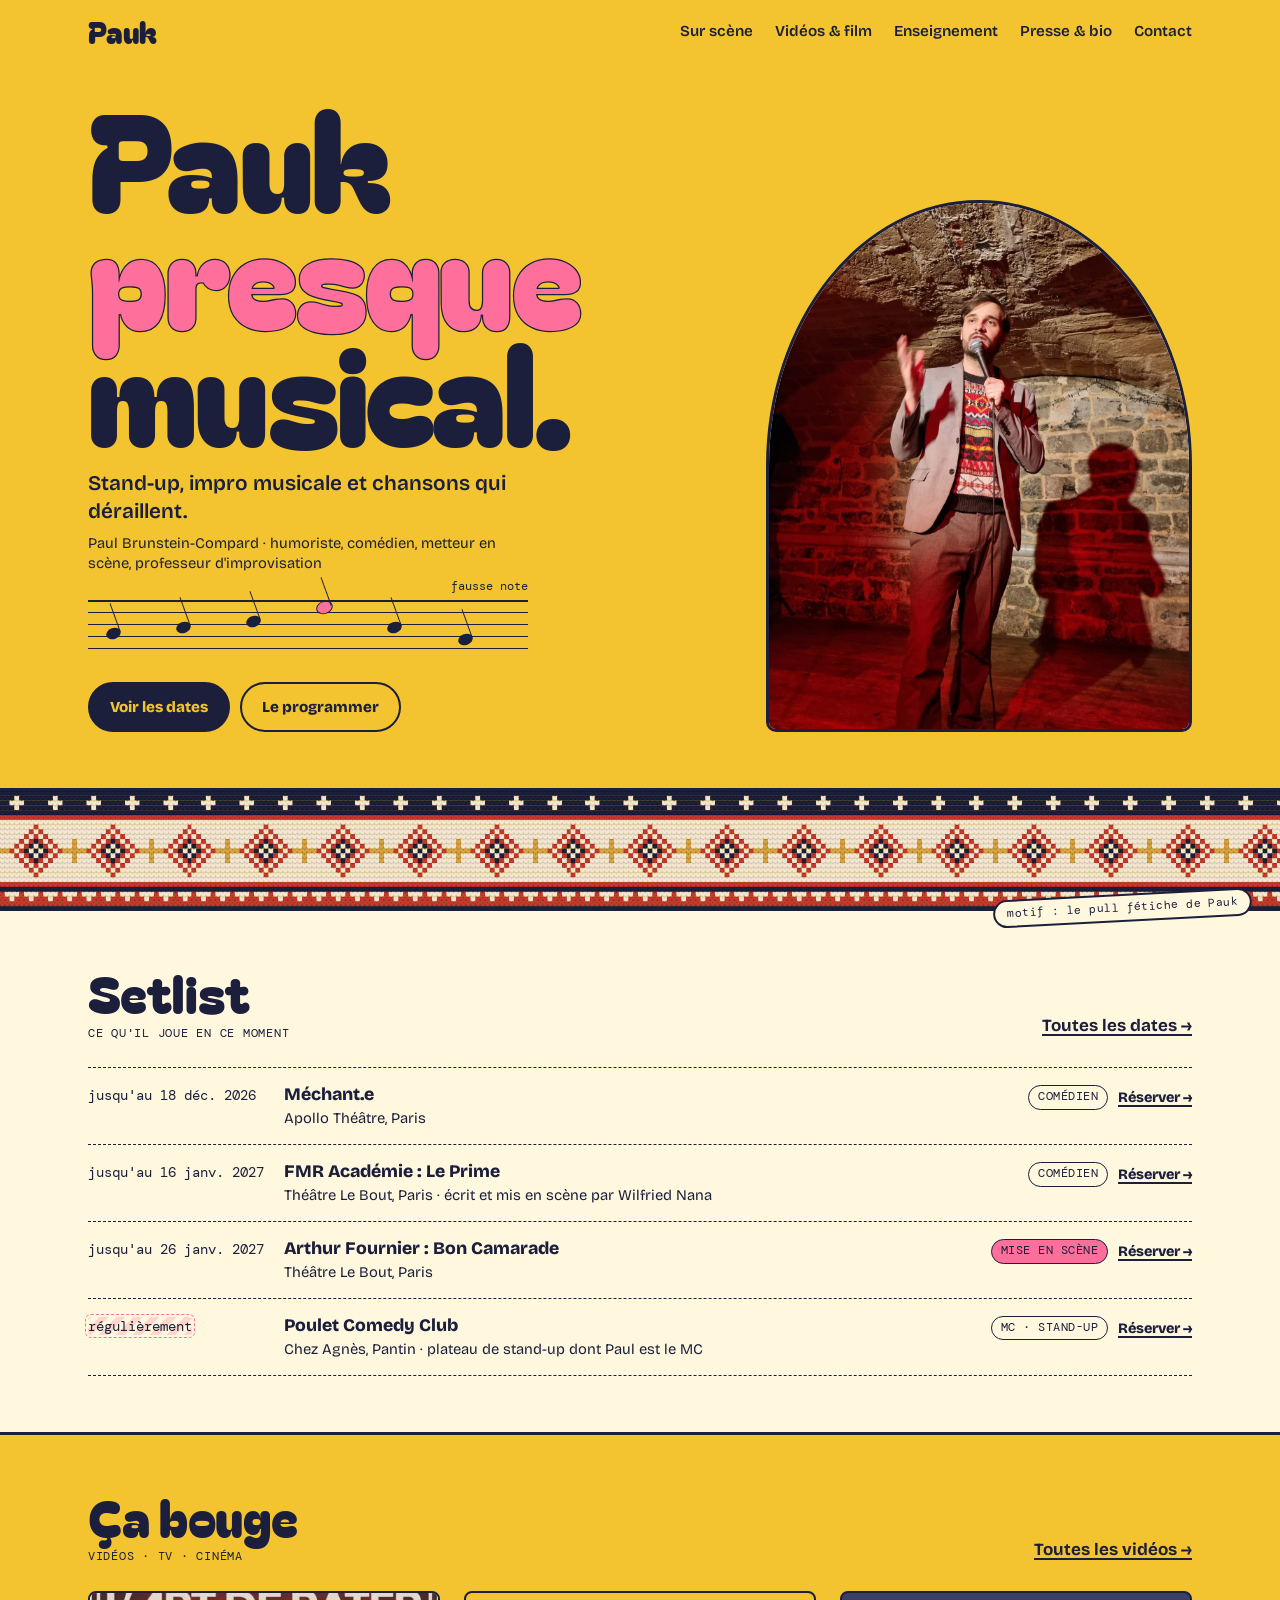
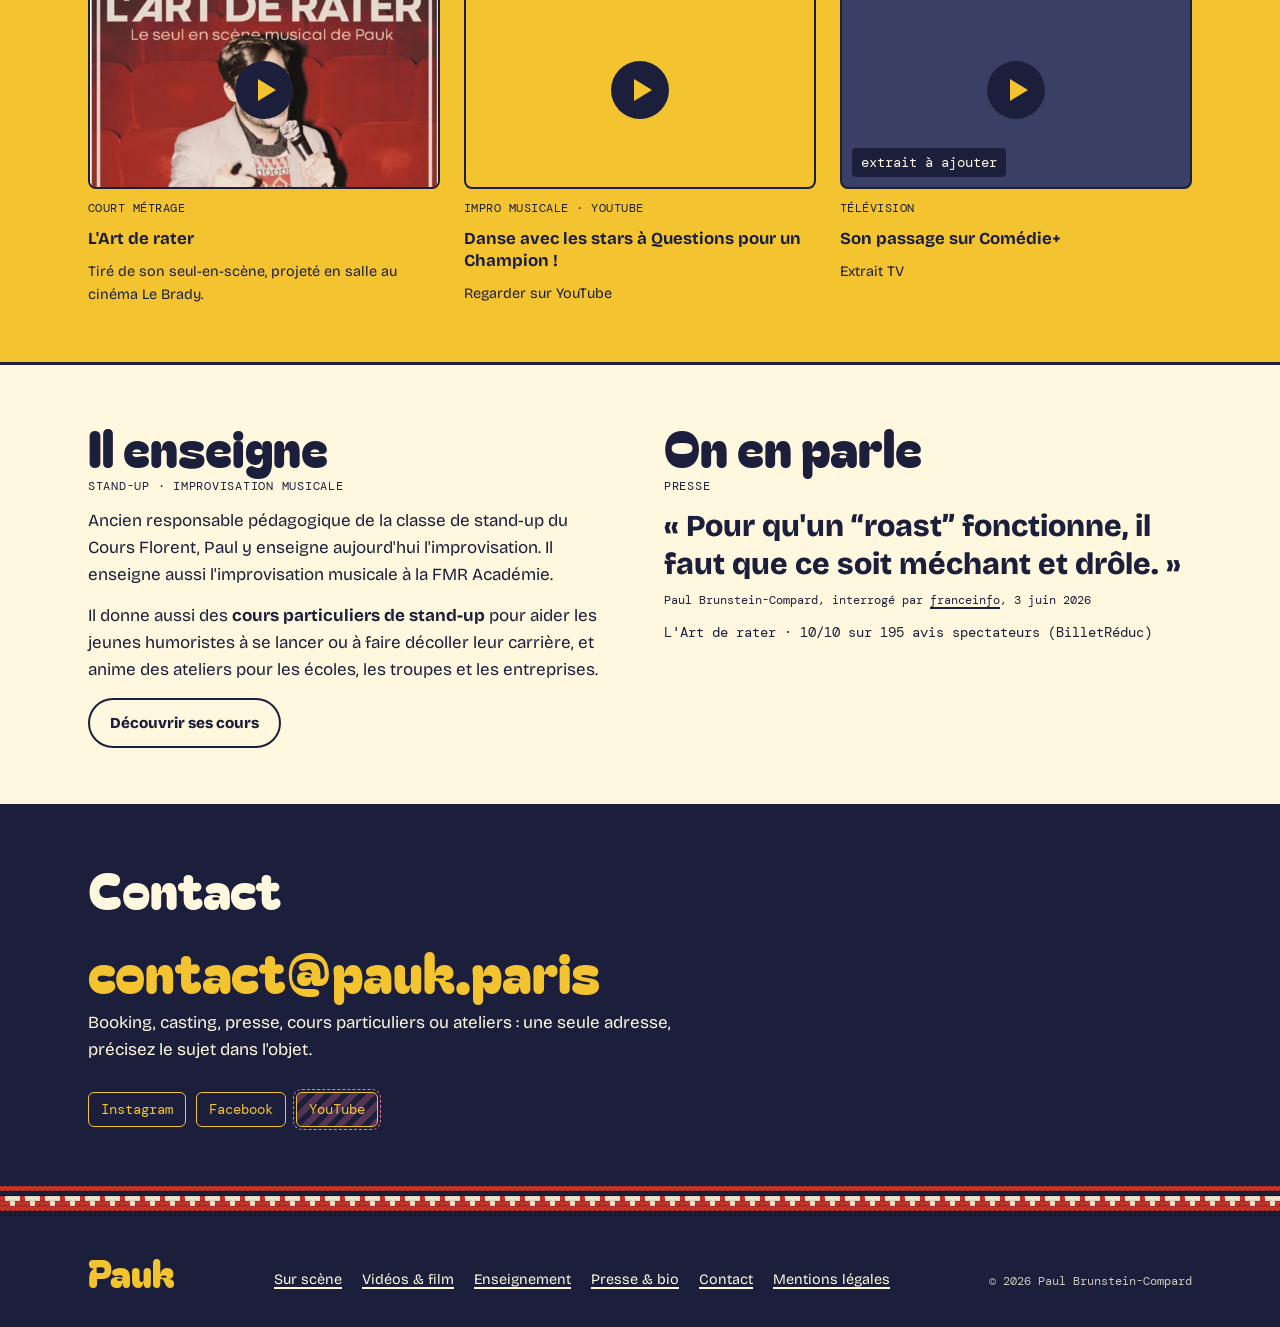
<file: index.html>
<!doctype html>
<html lang="fr">
<head>
<meta charset="utf-8">
<meta name="viewport" content="width=device-width, initial-scale=1, viewport-fit=cover">
<title>Pauk · Paul Brunstein-Compard</title>
<meta name="description" content="Pauk (Paul Brunstein-Compard), humoriste : stand-up, improvisation musicale, comédie. Dates, vidéos, cours et contact.">
<meta property="og:title" content="Pauk · humoriste presque musical">
<meta property="og:description" content="Stand-up, impro musicale et chansons qui déraillent. Dates, vidéos, cours et contact.">
<meta property="og:type" content="website">
<meta property="og:url" content="https://pauk.paris/">
<link rel="canonical" href="https://pauk.paris/">
<meta property="og:locale" content="fr_FR">
<link rel="icon" href="data:image/svg+xml,%3Csvg xmlns='http://www.w3.org/2000/svg' viewBox='0 0 64 64'%3E%3Crect width='64' height='64' rx='14' fill='%23F4C430'/%3E%3Ctext x='32' y='47' font-family='Arial Rounded MT Bold,Arial' font-weight='900' font-size='42' text-anchor='middle' fill='%231B1F3B'%3EP%3C/text%3E%3C/svg%3E">
<link rel="preconnect" href="https://fonts.googleapis.com">
<link rel="preconnect" href="https://fonts.gstatic.com" crossorigin>
<link rel="stylesheet" href="https://fonts.googleapis.com/css2?family=Bagel+Fat+One&family=Bricolage+Grotesque:opsz,wght@12..96,400;12..96,500;12..96,600;12..96,800&family=DM+Mono:wght@400;500&display=swap">
<link rel="stylesheet" href="assets/style.css">
<script>document.documentElement.classList.add('js')</script>
<script type="application/ld+json">
{
  "@context": "https://schema.org",
  "@type": "Person",
  "name": "Paul Brunstein-Compard",
  "alternateName": "Pauk",
  "jobTitle": "Humoriste, comédien, improvisateur",
  "url": "https://pauk.paris/",
  "sameAs": [
    "https://www.instagram.com/paukofficieux/",
    "https://www.facebook.com/PaukOfficieux/"
  ]
}
</script>
</head>
<body>
<a class="skip" href="#main">Aller au contenu</a>

<header class="site-header">
  <div class="inner">
    <a class="logo" href="index.html" aria-label="Pauk, accueil">Pauk</a>
    <button class="nav-toggle" type="button" aria-expanded="false" aria-controls="nav"><span class="bars" aria-hidden="true"></span>Menu</button>
    <nav class="nav" id="nav" aria-label="Navigation principale">
      <ul>
        <li><a href="sur-scene.html">Sur scène</a></li>
        <li><a href="videos.html">Vidéos & film</a></li>
        <li><a href="enseignement.html">Enseignement</a></li>
        <li><a href="presse.html">Presse & bio</a></li>
        <li><a href="contact.html">Contact</a></li>
      </ul>
    </nav>
  </div>
</header>

<main id="main">
  <section class="hero">
    <div class="inner">
      <div>
        <h1>Pauk<br><em>presque</em><br>musical.</h1>
        <p class="tagline">Stand-up, impro musicale et chansons qui déraillent.
          <small>Paul Brunstein-Compard · humoriste, comédien, metteur en scène, professeur d'improvisation</small></p>
        <div class="staff" aria-hidden="true">
          <span>fausse note</span>
          <i style="left:4%;top:28px"></i><i style="left:20%;top:22px"></i><i style="left:36%;top:16px"></i><i class="off" style="left:52%;top:2px"></i><i style="left:68%;top:22px"></i><i style="left:84%;top:34px"></i>
        </div>
        <div class="btns">
          <a class="btn" href="sur-scene.html">Voir les dates</a>
          <a class="btn ghost" href="contact.html">Le programmer</a>
        </div>
      </div>
      <div class="portrait">
        <img src="assets/img/paul-stand-up-pull.jpg" width="1200" height="1600" alt="Paul Brunstein-Compard en stand-up dans une cave voûtée, micro à la main, en veste et pull jacquard, sous une lumière rouge" style="object-position: 50% 28%">
      </div>
    </div>
  </section>

  <div class="knit"><span class="knit-tag">motif : le pull fétiche de Pauk</span></div>

  <section class="band" aria-labelledby="setlist-title">
    <div class="inner">
      <div class="band-head">
        <h2 class="h2" id="setlist-title">Setlist<span class="kicker">Ce qu'il joue en ce moment</span></h2>
        <a class="more" href="sur-scene.html">Toutes les dates →</a>
      </div>
      <ul class="setlist">
        <li data-end="2026-12-18">
          <span class="when">jusqu'au 18 déc. 2026</span>
          <span class="what">Méchant.e<small>Apollo Théâtre, Paris</small></span>
          <span class="side"><span class="tag">Comédien</span><a class="go" href="https://www.offi.fr/artiste/paul-brunstein-compard-271217.html" target="_blank" rel="noopener">Réserver →</a></span>
        </li>
        <li data-end="2027-01-16">
          <span class="when">jusqu'au 16 janv. 2027</span>
          <span class="what">FMR Académie : Le Prime<small>Théâtre Le Bout, Paris · écrit et mis en scène par Wilfried Nana</small></span>
          <span class="side"><span class="tag">Comédien</span><a class="go" href="https://www.offi.fr/artiste/paul-brunstein-compard-271217.html" target="_blank" rel="noopener">Réserver →</a></span>
        </li>
        <li data-end="2027-01-26">
          <span class="when">jusqu'au 26 janv. 2027</span>
          <span class="what">Arthur Fournier : Bon Camarade<small>Théâtre Le Bout, Paris</small></span>
          <span class="side"><span class="tag pink">Mise en scène</span><a class="go" href="https://www.offi.fr/artiste/paul-brunstein-compard-271217.html" target="_blank" rel="noopener">Réserver →</a></span>
        </li>
        <li>
          <span class="when"><span class="todo">régulièrement</span></span>
          <span class="what">Poulet Comedy Club<small>Chez Agnès, Pantin · plateau de stand-up dont Paul est le MC</small></span>
          <span class="side"><span class="tag">MC · Stand-up</span><a class="go" href="https://www.billetreduc.com/artiste/pauk" target="_blank" rel="noopener">Réserver →</a></span>
        </li>
      </ul>
      <p class="setlist-empty" hidden>Pas de date annoncée pour le moment. Suivez <a href="https://www.instagram.com/paukofficieux/" target="_blank" rel="noopener">@paukofficieux</a> pour les prochaines.</p>
    </div>
  </section>

  <section class="band yellow" aria-labelledby="videos-title">
    <div class="inner">
      <div class="band-head">
        <h2 class="h2" id="videos-title">Ça bouge<span class="kicker">Vidéos · TV · cinéma</span></h2>
        <a class="more" href="videos.html">Toutes les vidéos →</a>
      </div>
      <div class="cards">
        <a class="card" href="videos.html#art-de-rater">
          <div class="thumb pink"><img src="assets/img/affiche-art-de-rater.jpg" alt="" style="object-position: 50% 8%"><span class="play" aria-hidden="true"></span></div>
          <span class="meta">Court métrage</span>
          <b>L'Art de rater</b>
          <span>Tiré de son seul-en-scène, projeté en salle au cinéma Le Brady.</span>
        </a>
        <a class="card" href="https://www.youtube.com/watch?v=7jqj4Zokbw4" target="_blank" rel="noopener">
          <div class="thumb"><span class="play" aria-hidden="true"></span></div>
          <span class="meta">Impro musicale · YouTube</span>
          <b>Danse avec les stars à Questions pour un Champion !</b>
          <span>Regarder sur YouTube</span>
        </a>
        <a class="card" href="videos.html#tv">
          <div class="thumb ink"><span class="play" aria-hidden="true"></span><span class="ph-label">extrait à ajouter</span></div>
          <span class="meta">Télévision</span>
          <b>Son passage sur Comédie+</b>
          <span>Extrait TV</span>
        </a>
      </div>
    </div>
  </section>

  <section class="band" aria-label="Enseignement et presse">
    <div class="inner">
      <div class="split">
        <div>
          <h2 class="h2">Il enseigne<span class="kicker">Stand-up · improvisation musicale</span></h2>
          <p>Ancien responsable pédagogique de la classe de stand-up du Cours Florent, Paul y enseigne aujourd'hui l'improvisation. Il enseigne aussi l'improvisation musicale à la FMR Académie.</p>
          <p>Il donne aussi des <strong>cours particuliers de stand-up</strong> pour aider les jeunes humoristes à se lancer ou à faire décoller leur carrière, et anime des ateliers pour les écoles, les troupes et les entreprises.</p>
          <div class="btns"><a class="btn ghost" href="enseignement.html">Découvrir ses cours</a></div>
        </div>
        <div>
          <h2 class="h2">On en parle<span class="kicker">Presse</span></h2>
          <p class="quote">« Pour qu'un “roast” fonctionne, il faut que ce soit méchant et drôle. »
            <cite>Paul Brunstein-Compard, interrogé par <a href="https://www.franceinfo.fr/culture/spectacles/humour/il-faut-que-ce-soit-drole-et-mechant-c-est-quoi-le-roast-cette-pratique-americaine-du-clash-au-c-ur-d-une-nouvelle-emission-sur-netflix_8037224.html" target="_blank" rel="noopener">franceinfo</a>, 3 juin 2026</cite></p>
          <p class="stars">L'Art de rater · 10/10 sur 195 avis spectateurs (BilletRéduc)</p>
        </div>
      </div>
    </div>
  </section>

  <section class="band ink on-ink" aria-labelledby="contact-title">
    <div class="inner">
      <h2 class="h2" id="contact-title">Contact</h2>
      <div class="contact-one">
        <a class="mail-big" href="mailto:contact@pauk.paris">contact@pauk.paris</a>
        <p>Booking, casting, presse, cours particuliers ou ateliers : une seule adresse, précisez le sujet dans l'objet.</p>
      </div>
      <ul class="socials">
        <li><a href="https://www.instagram.com/paukofficieux/" target="_blank" rel="noopener">Instagram</a></li>
        <li><a href="https://www.facebook.com/PaukOfficieux/" target="_blank" rel="noopener">Facebook</a></li>
        <li><a class="todo" href="https://www.youtube.com/" target="_blank" rel="noopener">YouTube</a></li>
      </ul>
    </div>
  </section>
</main>

<footer class="site-footer">
  <div class="lisere" aria-hidden="true"></div>
  <div class="inner">
    <a class="logo" href="index.html">Pauk</a>
    <ul>
      <li><a href="sur-scene.html">Sur scène</a></li>
      <li><a href="videos.html">Vidéos & film</a></li>
      <li><a href="enseignement.html">Enseignement</a></li>
      <li><a href="presse.html">Presse & bio</a></li>
      <li><a href="contact.html">Contact</a></li>
      <li><a href="mentions-legales.html">Mentions légales</a></li>
    </ul>
    <small>© 2026 Paul Brunstein-Compard</small>
  </div>
</footer>
<script src="assets/site.js"></script>
</body>
</html>
</file>
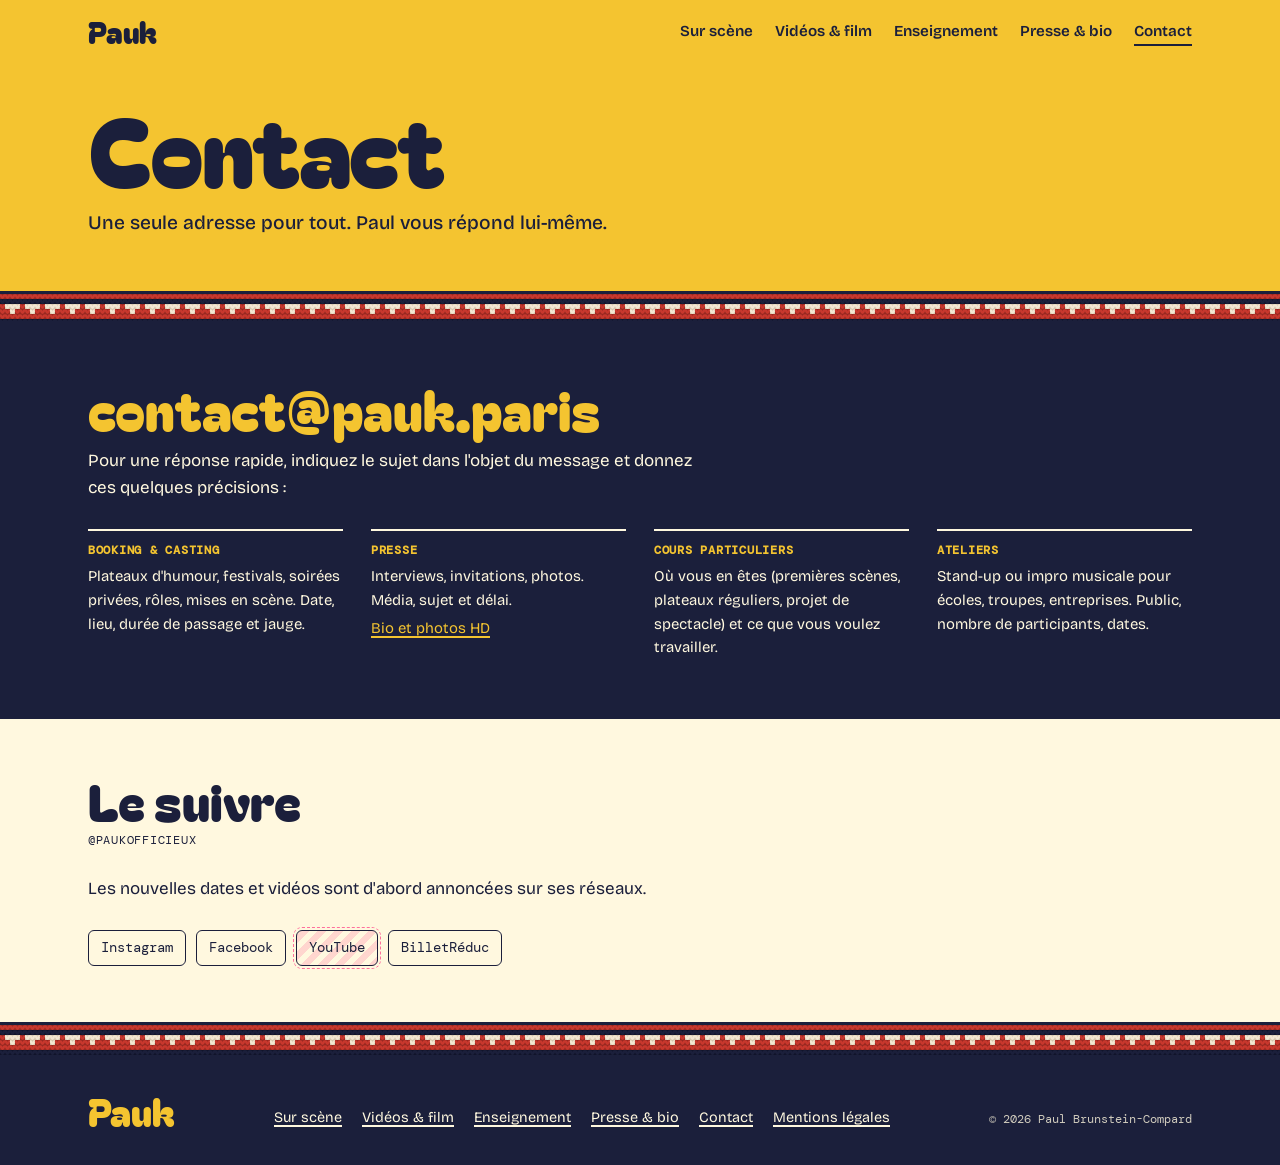
<file: contact.html>
<!doctype html>
<html lang="fr">
<head>
<meta charset="utf-8">
<meta name="viewport" content="width=device-width, initial-scale=1, viewport-fit=cover">
<title>Contact · Pauk</title>
<meta name="description" content="Contacter Pauk (Paul Brunstein-Compard) : booking, casting, presse, cours particuliers de stand-up et ateliers.">
<link rel="icon" href="data:image/svg+xml,%3Csvg xmlns='http://www.w3.org/2000/svg' viewBox='0 0 64 64'%3E%3Crect width='64' height='64' rx='14' fill='%23F4C430'/%3E%3Ctext x='32' y='47' font-family='Arial Rounded MT Bold,Arial' font-weight='900' font-size='42' text-anchor='middle' fill='%231B1F3B'%3EP%3C/text%3E%3C/svg%3E">
<link rel="preconnect" href="https://fonts.googleapis.com">
<link rel="preconnect" href="https://fonts.gstatic.com" crossorigin>
<link rel="stylesheet" href="https://fonts.googleapis.com/css2?family=Bagel+Fat+One&family=Bricolage+Grotesque:opsz,wght@12..96,400;12..96,500;12..96,600;12..96,800&family=DM+Mono:wght@400;500&display=swap">
<link rel="stylesheet" href="assets/style.css">
<script>document.documentElement.classList.add('js')</script>
</head>
<body>
<a class="skip" href="#main">Aller au contenu</a>

<header class="site-header">
  <div class="inner">
    <a class="logo" href="index.html" aria-label="Pauk, accueil">Pauk</a>
    <button class="nav-toggle" type="button" aria-expanded="false" aria-controls="nav"><span class="bars" aria-hidden="true"></span>Menu</button>
    <nav class="nav" id="nav" aria-label="Navigation principale">
      <ul>
        <li><a href="sur-scene.html">Sur scène</a></li>
        <li><a href="videos.html">Vidéos & film</a></li>
        <li><a href="enseignement.html">Enseignement</a></li>
        <li><a href="presse.html">Presse & bio</a></li>
        <li><a href="contact.html" aria-current="page">Contact</a></li>
      </ul>
    </nav>
  </div>
</header>

<main id="main">
  <section class="page-head">
    <div class="inner">
      <h1>Contact</h1>
      <p>Une seule adresse pour tout. Paul vous répond lui-même.</p>
    </div>
  </section>
  <div class="lisere" aria-hidden="true"></div>

  <section class="band ink on-ink" aria-label="Adresse de contact">
    <div class="inner">
      <div class="contact-one">
        <a class="mail-big" href="mailto:contact@pauk.paris">contact@pauk.paris</a>
        <p>Pour une réponse rapide, indiquez le sujet dans l'objet du message et donnez ces quelques précisions :</p>
      </div>
      <ul class="subjects">
        <li id="booking"><b>Booking & casting</b>Plateaux d'humour, festivals, soirées privées, rôles, mises en scène. Date, lieu, durée de passage et jauge.</li>
        <li id="presse"><b>Presse</b>Interviews, invitations, photos. Média, sujet et délai. <a href="presse.html">Bio et photos HD</a></li>
        <li id="cours"><b>Cours particuliers</b>Où vous en êtes (premières scènes, plateaux réguliers, projet de spectacle) et ce que vous voulez travailler.</li>
        <li id="ateliers"><b>Ateliers</b>Stand-up ou impro musicale pour écoles, troupes, entreprises. Public, nombre de participants, dates.</li>
      </ul>
    </div>
  </section>

  <section class="band" aria-labelledby="suivre-title">
    <div class="inner">
      <div class="band-head">
        <h2 class="h2" id="suivre-title">Le suivre<span class="kicker">@paukofficieux</span></h2>
      </div>
      <p>Les nouvelles dates et vidéos sont d'abord annoncées sur ses réseaux.</p>
      <ul class="socials">
        <li><a href="https://www.instagram.com/paukofficieux/" target="_blank" rel="noopener">Instagram</a></li>
        <li><a href="https://www.facebook.com/PaukOfficieux/" target="_blank" rel="noopener">Facebook</a></li>
        <li><a class="todo" href="https://www.youtube.com/" target="_blank" rel="noopener">YouTube</a></li>
        <li><a href="https://www.billetreduc.com/artiste/pauk" target="_blank" rel="noopener">BilletRéduc</a></li>
      </ul>
    </div>
  </section>
</main>

<footer class="site-footer">
  <div class="lisere" aria-hidden="true"></div>
  <div class="inner">
    <a class="logo" href="index.html">Pauk</a>
    <ul>
      <li><a href="sur-scene.html">Sur scène</a></li>
      <li><a href="videos.html">Vidéos & film</a></li>
      <li><a href="enseignement.html">Enseignement</a></li>
      <li><a href="presse.html">Presse & bio</a></li>
      <li><a href="contact.html">Contact</a></li>
      <li><a href="mentions-legales.html">Mentions légales</a></li>
    </ul>
    <small>© 2026 Paul Brunstein-Compard</small>
  </div>
</footer>
<script src="assets/site.js"></script>
</body>
</html>
</file>
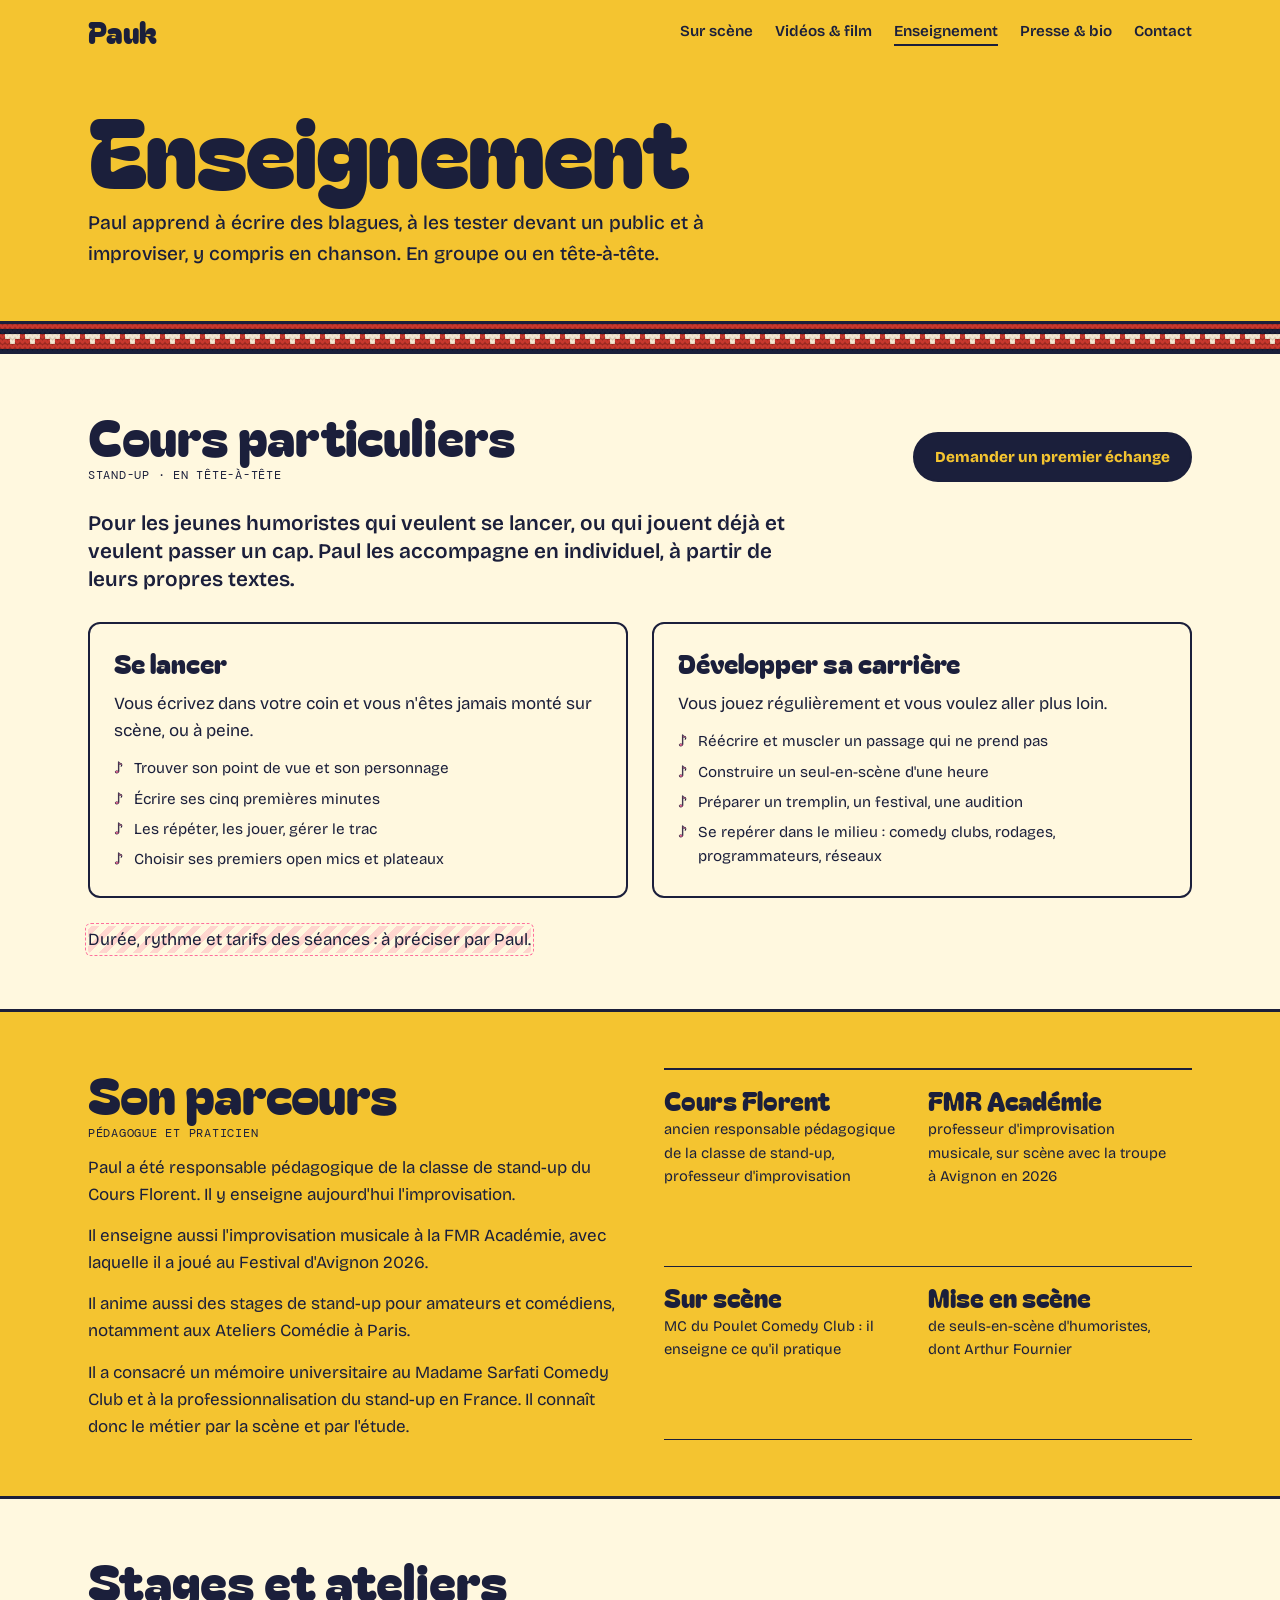
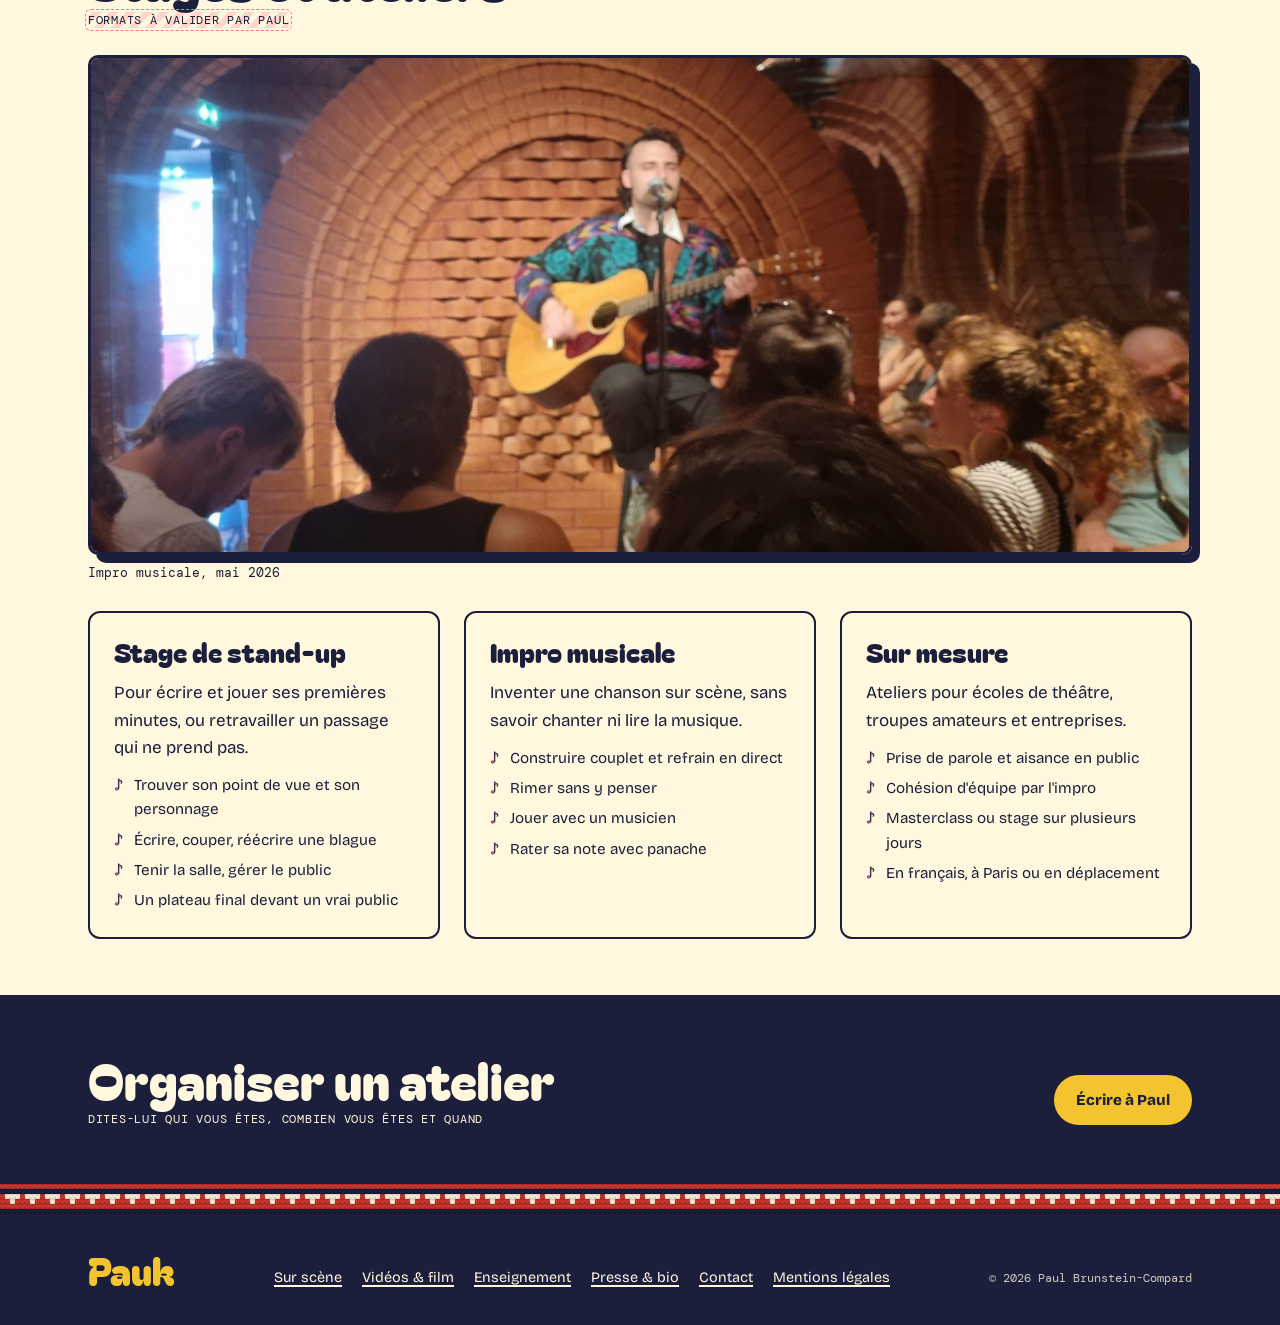
<file: enseignement.html>
<!doctype html>
<html lang="fr">
<head>
<meta charset="utf-8">
<meta name="viewport" content="width=device-width, initial-scale=1, viewport-fit=cover">
<title>Enseignement · Pauk</title>
<meta name="description" content="Cours particuliers de stand-up pour jeunes humoristes, stages et ateliers d'improvisation musicale avec Paul Brunstein-Compard, professeur au Cours Florent.">
<link rel="icon" href="data:image/svg+xml,%3Csvg xmlns='http://www.w3.org/2000/svg' viewBox='0 0 64 64'%3E%3Crect width='64' height='64' rx='14' fill='%23F4C430'/%3E%3Ctext x='32' y='47' font-family='Arial Rounded MT Bold,Arial' font-weight='900' font-size='42' text-anchor='middle' fill='%231B1F3B'%3EP%3C/text%3E%3C/svg%3E">
<link rel="preconnect" href="https://fonts.googleapis.com">
<link rel="preconnect" href="https://fonts.gstatic.com" crossorigin>
<link rel="stylesheet" href="https://fonts.googleapis.com/css2?family=Bagel+Fat+One&family=Bricolage+Grotesque:opsz,wght@12..96,400;12..96,500;12..96,600;12..96,800&family=DM+Mono:wght@400;500&display=swap">
<link rel="stylesheet" href="assets/style.css">
<script>document.documentElement.classList.add('js')</script>
</head>
<body>
<a class="skip" href="#main">Aller au contenu</a>

<header class="site-header">
  <div class="inner">
    <a class="logo" href="index.html" aria-label="Pauk, accueil">Pauk</a>
    <button class="nav-toggle" type="button" aria-expanded="false" aria-controls="nav"><span class="bars" aria-hidden="true"></span>Menu</button>
    <nav class="nav" id="nav" aria-label="Navigation principale">
      <ul>
        <li><a href="sur-scene.html">Sur scène</a></li>
        <li><a href="videos.html">Vidéos & film</a></li>
        <li><a href="enseignement.html" aria-current="page">Enseignement</a></li>
        <li><a href="presse.html">Presse & bio</a></li>
        <li><a href="contact.html">Contact</a></li>
      </ul>
    </nav>
  </div>
</header>

<main id="main">
  <section class="page-head">
    <div class="inner">
      <h1>Enseignement</h1>
      <p>Paul apprend à écrire des blagues, à les tester devant un public et à improviser, y compris en chanson. En groupe ou en tête-à-tête.</p>
    </div>
  </section>
  <div class="lisere" aria-hidden="true"></div>

  <section class="band" id="cours-particuliers" aria-labelledby="perso-title">
    <div class="inner">
      <div class="band-head">
        <h2 class="h2" id="perso-title">Cours particuliers<span class="kicker">Stand-up · en tête-à-tête</span></h2>
        <a class="btn" href="contact.html#cours">Demander un premier échange</a>
      </div>
      <p class="tagline" style="margin-top:0;max-width:52ch">Pour les jeunes humoristes qui veulent se lancer, ou qui jouent déjà et veulent passer un cap. Paul les accompagne en individuel, à partir de leurs propres textes.</p>
      <div class="offers">
        <article class="offer">
          <h3>Se lancer</h3>
          <p>Vous écrivez dans votre coin et vous n'êtes jamais monté sur scène, ou à peine.</p>
          <ul>
            <li>Trouver son point de vue et son personnage</li>
            <li>Écrire ses cinq premières minutes</li>
            <li>Les répéter, les jouer, gérer le trac</li>
            <li>Choisir ses premiers open mics et plateaux</li>
          </ul>
        </article>
        <article class="offer">
          <h3>Développer sa carrière</h3>
          <p>Vous jouez régulièrement et vous voulez aller plus loin.</p>
          <ul>
            <li>Réécrire et muscler un passage qui ne prend pas</li>
            <li>Construire un seul-en-scène d'une heure</li>
            <li>Préparer un tremplin, un festival, une audition</li>
            <li>Se repérer dans le milieu : comedy clubs, rodages, programmateurs, réseaux</li>
          </ul>
        </article>
      </div>
      <p class="todo" style="align-self:flex-start">Durée, rythme et tarifs des séances : à préciser par Paul.</p>
    </div>
  </section>

  <section class="band yellow" aria-labelledby="parcours-title">
    <div class="inner">
      <div class="split">
        <div class="prose">
          <h2 class="h2" id="parcours-title">Son parcours<span class="kicker">Pédagogue et praticien</span></h2>
          <p>Paul a été responsable pédagogique de la classe de stand-up du Cours Florent. Il y enseigne aujourd'hui l'improvisation.</p>
          <p>Il enseigne aussi l'improvisation musicale à la FMR Académie, avec laquelle il a joué au Festival d'Avignon 2026.</p>
          <p>Il anime aussi des stages de stand-up pour amateurs et comédiens, notamment aux Ateliers Comédie à Paris.</p>
          <p>Il a consacré un mémoire universitaire au Madame Sarfati Comedy Club et à la professionnalisation du stand-up en France. Il connaît donc le métier par la scène et par l'étude.</p>
        </div>
        <div class="facts">
          <div><b>Cours Florent</b><span>ancien responsable pédagogique de la classe de stand-up, professeur d'improvisation</span></div>
          <div><b>FMR Académie</b><span>professeur d'improvisation musicale, sur scène avec la troupe à Avignon en 2026</span></div>
          <div><b>Sur scène</b><span>MC du Poulet Comedy Club : il enseigne ce qu'il pratique</span></div>
          <div><b>Mise en scène</b><span>de seuls-en-scène d'humoristes, dont Arthur Fournier</span></div>
        </div>
      </div>
    </div>
  </section>

  <section class="band" aria-labelledby="offres-title">
    <div class="inner">
      <h2 class="h2" id="offres-title">Stages et ateliers<span class="kicker"><span class="todo">Formats à valider par Paul</span></span></h2>
      <figure class="wide-photo">
        <div class="frame"><img src="assets/img/paul-impro-musicale.jpg" width="1600" height="721" loading="lazy" alt="Paul chante à la guitare devant le public, sous une voûte de briques"></div>
        <figcaption>Impro musicale, mai 2026</figcaption>
      </figure>
      <div class="offers">
        <article class="offer">
          <h3>Stage de stand-up</h3>
          <p>Pour écrire et jouer ses premières minutes, ou retravailler un passage qui ne prend pas.</p>
          <ul>
            <li>Trouver son point de vue et son personnage</li>
            <li>Écrire, couper, réécrire une blague</li>
            <li>Tenir la salle, gérer le public</li>
            <li>Un plateau final devant un vrai public</li>
          </ul>
        </article>
        <article class="offer">
          <h3>Impro musicale</h3>
          <p>Inventer une chanson sur scène, sans savoir chanter ni lire la musique.</p>
          <ul>
            <li>Construire couplet et refrain en direct</li>
            <li>Rimer sans y penser</li>
            <li>Jouer avec un musicien</li>
            <li>Rater sa note avec panache</li>
          </ul>
        </article>
        <article class="offer">
          <h3>Sur mesure</h3>
          <p>Ateliers pour écoles de théâtre, troupes amateurs et entreprises.</p>
          <ul>
            <li>Prise de parole et aisance en public</li>
            <li>Cohésion d'équipe par l'impro</li>
            <li>Masterclass ou stage sur plusieurs jours</li>
            <li>En français, à Paris ou en déplacement</li>
          </ul>
        </article>
      </div>
    </div>
  </section>

  <section class="band ink on-ink">
    <div class="inner">
      <div class="band-head">
        <h2 class="h2">Organiser un atelier<span class="kicker">Dites-lui qui vous êtes, combien vous êtes et quand</span></h2>
        <a class="btn" href="contact.html#ateliers">Écrire à Paul</a>
      </div>
    </div>
  </section>
</main>

<footer class="site-footer">
  <div class="lisere" aria-hidden="true"></div>
  <div class="inner">
    <a class="logo" href="index.html">Pauk</a>
    <ul>
      <li><a href="sur-scene.html">Sur scène</a></li>
      <li><a href="videos.html">Vidéos & film</a></li>
      <li><a href="enseignement.html">Enseignement</a></li>
      <li><a href="presse.html">Presse & bio</a></li>
      <li><a href="contact.html">Contact</a></li>
      <li><a href="mentions-legales.html">Mentions légales</a></li>
    </ul>
    <small>© 2026 Paul Brunstein-Compard</small>
  </div>
</footer>
<script src="assets/site.js"></script>
</body>
</html>
</file>
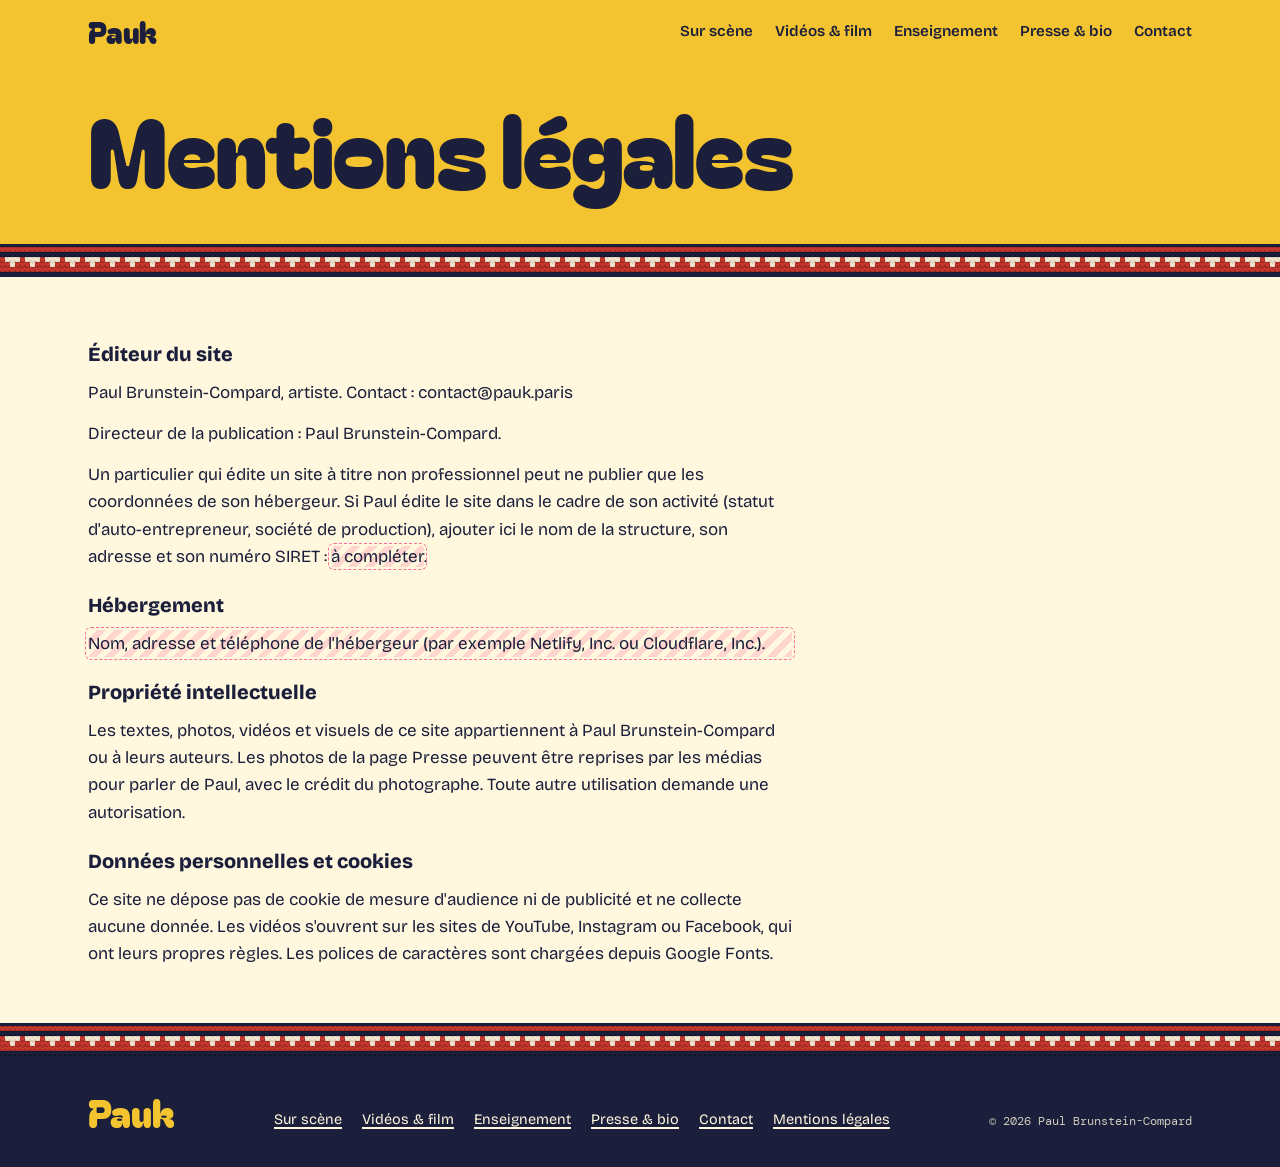
<file: mentions-legales.html>
<!doctype html>
<html lang="fr">
<head>
<meta charset="utf-8">
<meta name="viewport" content="width=device-width, initial-scale=1, viewport-fit=cover">
<title>Mentions légales · Pauk</title>
<meta name="robots" content="noindex">
<link rel="icon" href="data:image/svg+xml,%3Csvg xmlns='http://www.w3.org/2000/svg' viewBox='0 0 64 64'%3E%3Crect width='64' height='64' rx='14' fill='%23F4C430'/%3E%3Ctext x='32' y='47' font-family='Arial Rounded MT Bold,Arial' font-weight='900' font-size='42' text-anchor='middle' fill='%231B1F3B'%3EP%3C/text%3E%3C/svg%3E">
<link rel="preconnect" href="https://fonts.googleapis.com">
<link rel="preconnect" href="https://fonts.gstatic.com" crossorigin>
<link rel="stylesheet" href="https://fonts.googleapis.com/css2?family=Bagel+Fat+One&family=Bricolage+Grotesque:opsz,wght@12..96,400;12..96,500;12..96,600;12..96,800&family=DM+Mono:wght@400;500&display=swap">
<link rel="stylesheet" href="assets/style.css">
<script>document.documentElement.classList.add('js')</script>
</head>
<body>
<a class="skip" href="#main">Aller au contenu</a>

<header class="site-header">
  <div class="inner">
    <a class="logo" href="index.html" aria-label="Pauk, accueil">Pauk</a>
    <button class="nav-toggle" type="button" aria-expanded="false" aria-controls="nav"><span class="bars" aria-hidden="true"></span>Menu</button>
    <nav class="nav" id="nav" aria-label="Navigation principale">
      <ul>
        <li><a href="sur-scene.html">Sur scène</a></li>
        <li><a href="videos.html">Vidéos & film</a></li>
        <li><a href="enseignement.html">Enseignement</a></li>
        <li><a href="presse.html">Presse & bio</a></li>
        <li><a href="contact.html">Contact</a></li>
      </ul>
    </nav>
  </div>
</header>

<main id="main">
  <section class="page-head">
    <div class="inner"><h1>Mentions légales</h1></div>
  </section>
  <div class="lisere" aria-hidden="true"></div>

  <section class="band">
    <div class="inner">
      <div class="prose">
        <h3>Éditeur du site</h3>
        <p>Paul Brunstein-Compard, artiste. Contact : contact@pauk.paris</p>
        <p>Directeur de la publication : Paul Brunstein-Compard.</p>
        <p>Un particulier qui édite un site à titre non professionnel peut ne publier que les coordonnées de son hébergeur. Si Paul édite le site dans le cadre de son activité (statut d'auto-entrepreneur, société de production), ajouter ici le nom de la structure, son adresse et son numéro SIRET : <span class="todo">à compléter</span>.</p>

        <h3>Hébergement</h3>
        <p class="todo">Nom, adresse et téléphone de l'hébergeur (par exemple Netlify, Inc. ou Cloudflare, Inc.).</p>

        <h3>Propriété intellectuelle</h3>
        <p>Les textes, photos, vidéos et visuels de ce site appartiennent à Paul Brunstein-Compard ou à leurs auteurs. Les photos de la page Presse peuvent être reprises par les médias pour parler de Paul, avec le crédit du photographe. Toute autre utilisation demande une autorisation.</p>

        <h3>Données personnelles et cookies</h3>
        <p>Ce site ne dépose pas de cookie de mesure d'audience ni de publicité et ne collecte aucune donnée. Les vidéos s'ouvrent sur les sites de YouTube, Instagram ou Facebook, qui ont leurs propres règles. Les polices de caractères sont chargées depuis Google Fonts.</p>
      </div>
    </div>
  </section>
</main>

<footer class="site-footer">
  <div class="lisere" aria-hidden="true"></div>
  <div class="inner">
    <a class="logo" href="index.html">Pauk</a>
    <ul>
      <li><a href="sur-scene.html">Sur scène</a></li>
      <li><a href="videos.html">Vidéos & film</a></li>
      <li><a href="enseignement.html">Enseignement</a></li>
      <li><a href="presse.html">Presse & bio</a></li>
      <li><a href="contact.html">Contact</a></li>
      <li><a href="mentions-legales.html">Mentions légales</a></li>
    </ul>
    <small>© 2026 Paul Brunstein-Compard</small>
  </div>
</footer>
<script src="assets/site.js"></script>
</body>
</html>
</file>
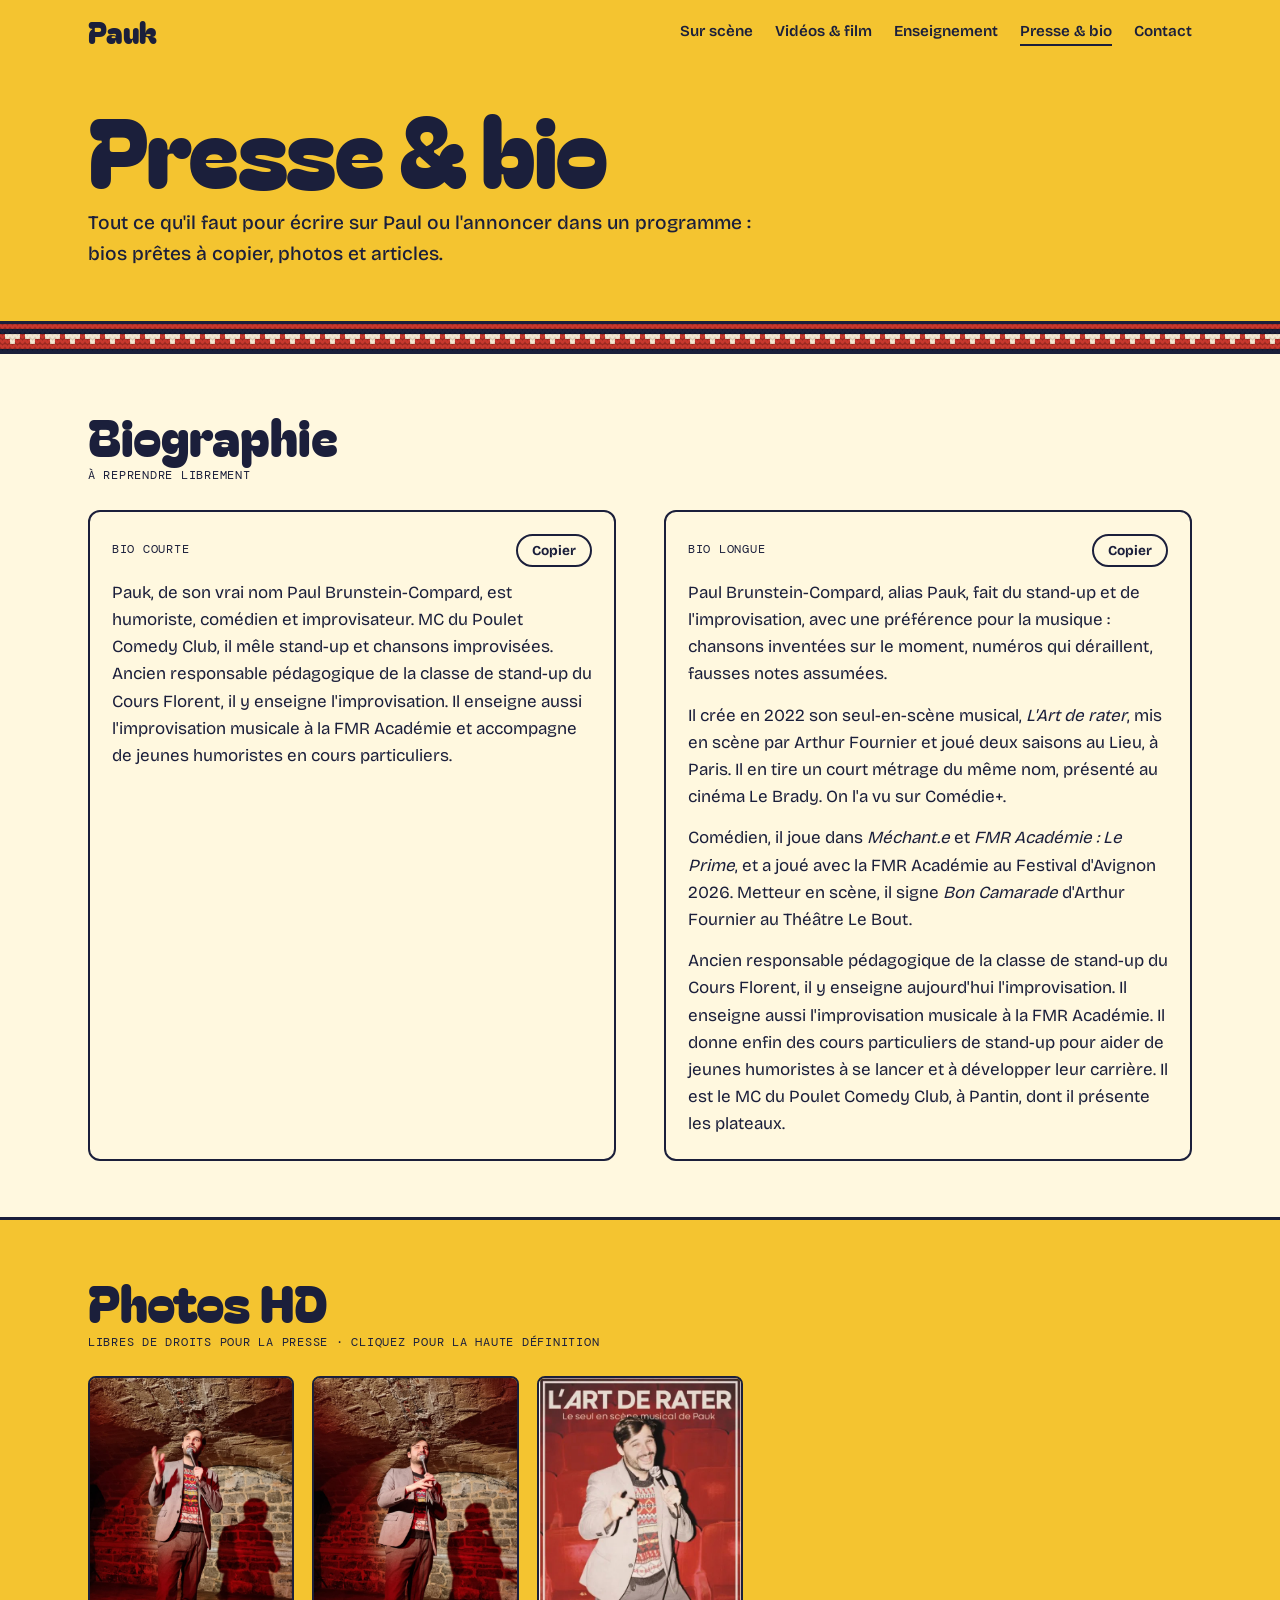
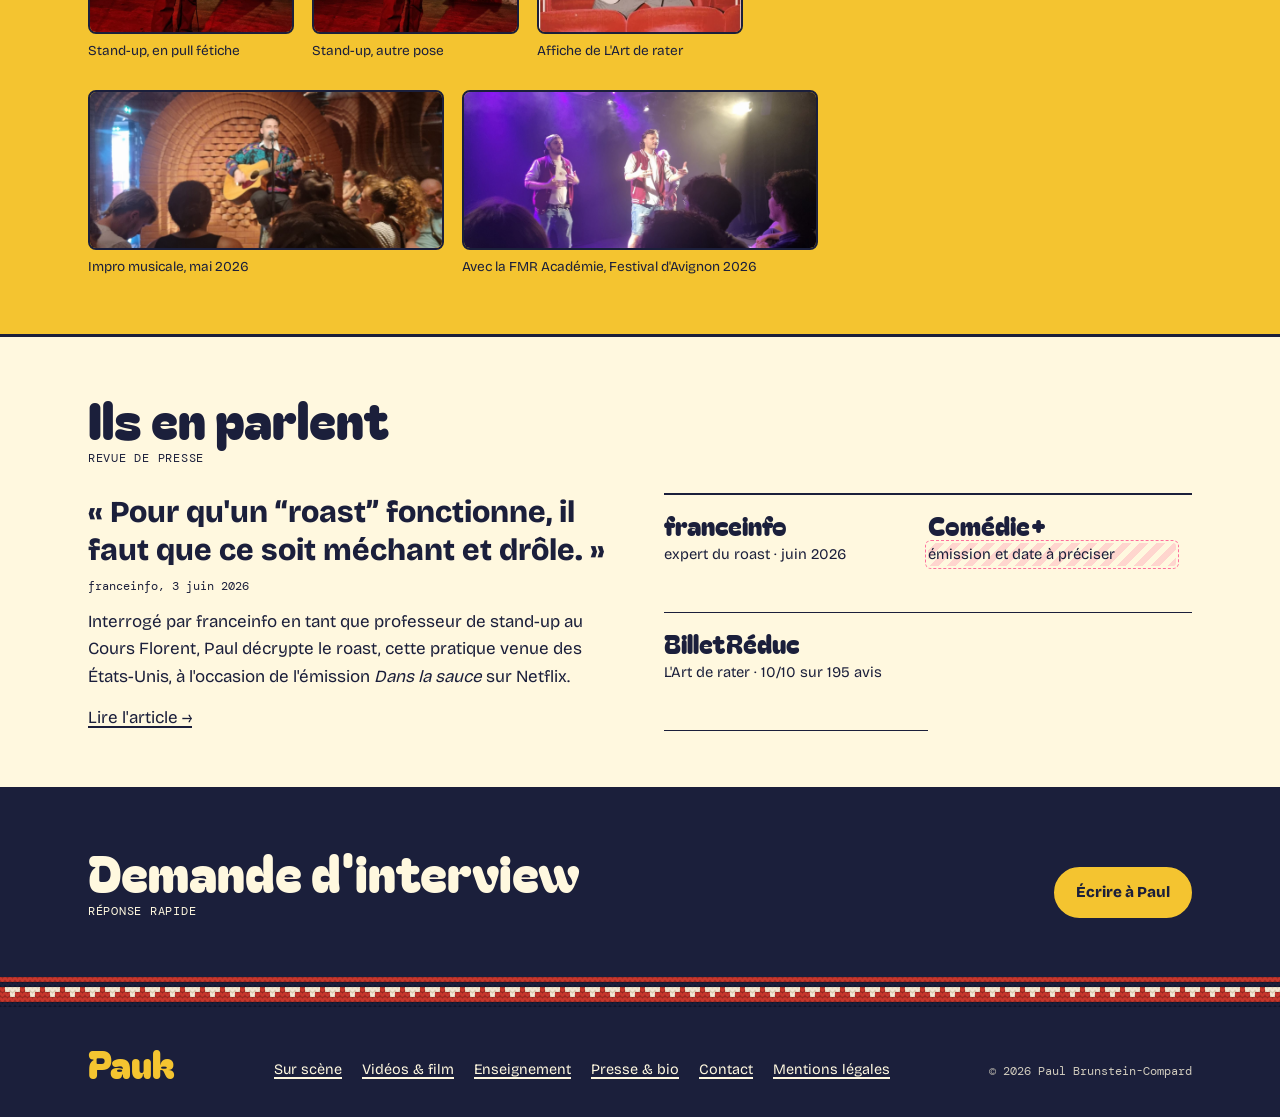
<file: presse.html>
<!doctype html>
<html lang="fr">
<head>
<meta charset="utf-8">
<meta name="viewport" content="width=device-width, initial-scale=1, viewport-fit=cover">
<title>Presse & bio · Pauk</title>
<meta name="description" content="Biographie, photos HD et revue de presse de Pauk (Paul Brunstein-Compard), humoriste.">
<link rel="icon" href="data:image/svg+xml,%3Csvg xmlns='http://www.w3.org/2000/svg' viewBox='0 0 64 64'%3E%3Crect width='64' height='64' rx='14' fill='%23F4C430'/%3E%3Ctext x='32' y='47' font-family='Arial Rounded MT Bold,Arial' font-weight='900' font-size='42' text-anchor='middle' fill='%231B1F3B'%3EP%3C/text%3E%3C/svg%3E">
<link rel="preconnect" href="https://fonts.googleapis.com">
<link rel="preconnect" href="https://fonts.gstatic.com" crossorigin>
<link rel="stylesheet" href="https://fonts.googleapis.com/css2?family=Bagel+Fat+One&family=Bricolage+Grotesque:opsz,wght@12..96,400;12..96,500;12..96,600;12..96,800&family=DM+Mono:wght@400;500&display=swap">
<link rel="stylesheet" href="assets/style.css">
<script>document.documentElement.classList.add('js')</script>
</head>
<body>
<a class="skip" href="#main">Aller au contenu</a>

<header class="site-header">
  <div class="inner">
    <a class="logo" href="index.html" aria-label="Pauk, accueil">Pauk</a>
    <button class="nav-toggle" type="button" aria-expanded="false" aria-controls="nav"><span class="bars" aria-hidden="true"></span>Menu</button>
    <nav class="nav" id="nav" aria-label="Navigation principale">
      <ul>
        <li><a href="sur-scene.html">Sur scène</a></li>
        <li><a href="videos.html">Vidéos & film</a></li>
        <li><a href="enseignement.html">Enseignement</a></li>
        <li><a href="presse.html" aria-current="page">Presse & bio</a></li>
        <li><a href="contact.html">Contact</a></li>
      </ul>
    </nav>
  </div>
</header>

<main id="main">
  <section class="page-head">
    <div class="inner">
      <h1>Presse & bio</h1>
      <p>Tout ce qu'il faut pour écrire sur Paul ou l'annoncer dans un programme : bios prêtes à copier, photos et articles.</p>
    </div>
  </section>
  <div class="lisere" aria-hidden="true"></div>

  <section class="band" aria-labelledby="bio-title">
    <div class="inner">
      <h2 class="h2" id="bio-title">Biographie<span class="kicker">À reprendre librement</span></h2>
      <div class="split">
        <div class="copybox">
          <div class="row"><span class="label">Bio courte</span><button class="copy" type="button" data-copy="bio-courte">Copier</button></div>
          <p id="bio-courte">Pauk, de son vrai nom Paul Brunstein-Compard, est humoriste, comédien et improvisateur. MC du Poulet Comedy Club, il mêle stand-up et chansons improvisées. Ancien responsable pédagogique de la classe de stand-up du Cours Florent, il y enseigne l'improvisation. Il enseigne aussi l'improvisation musicale à la FMR Académie et accompagne de jeunes humoristes en cours particuliers.</p>
        </div>
        <div class="copybox">
          <div class="row"><span class="label">Bio longue</span><button class="copy" type="button" data-copy="bio-longue">Copier</button></div>
          <div id="bio-longue" class="prose">
            <p>Paul Brunstein-Compard, alias Pauk, fait du stand-up et de l'improvisation, avec une préférence pour la musique : chansons inventées sur le moment, numéros qui déraillent, fausses notes assumées.</p>
            <p>Il crée en 2022 son seul-en-scène musical, <em>L'Art de rater</em>, mis en scène par Arthur Fournier et joué deux saisons au Lieu, à Paris. Il en tire un court métrage du même nom, présenté au cinéma Le Brady. On l'a vu sur Comédie+.</p>
            <p>Comédien, il joue dans <em>Méchant.e</em> et <em>FMR Académie : Le Prime</em>, et a joué avec la FMR Académie au Festival d'Avignon 2026. Metteur en scène, il signe <em>Bon Camarade</em> d'Arthur Fournier au Théâtre Le Bout.</p>
            <p>Ancien responsable pédagogique de la classe de stand-up du Cours Florent, il y enseigne aujourd'hui l'improvisation. Il enseigne aussi l'improvisation musicale à la FMR Académie. Il donne enfin des cours particuliers de stand-up pour aider de jeunes humoristes à se lancer et à développer leur carrière. Il est le MC du Poulet Comedy Club, à Pantin, dont il présente les plateaux.</p>
          </div>
        </div>
      </div>
    </div>
  </section>

  <section class="band yellow" aria-labelledby="photos-title">
    <div class="inner">
      <div class="band-head">
        <h2 class="h2" id="photos-title">Photos HD<span class="kicker">Libres de droits pour la presse · cliquez pour la haute définition</span></h2>
      </div>
      <!-- Pour chaque photo : <a class="frame" href="assets/img/hd/xxx-hd.jpg"><img src="assets/img/xxx.jpg" alt="..."></a> -->
      <div class="photos">
        <figure><a class="frame" href="assets/img/hd/paul-stand-up-pull-hd.jpg" target="_blank" rel="noopener"><img src="assets/img/paul-stand-up-pull.jpg" loading="lazy" alt="Paul en stand-up dans une cave voûtée, micro à la main, en pull jacquard"></a><figcaption>Stand-up, en pull fétiche</figcaption></figure>
        <figure><a class="frame" href="assets/img/hd/paul-stand-up-pull-2-hd.jpg" target="_blank" rel="noopener"><img src="assets/img/paul-stand-up-pull-2.jpg" loading="lazy" alt="Paul en stand-up, micro tenu à deux mains, sous une lumière rouge"></a><figcaption>Stand-up, autre pose</figcaption></figure>
        <figure><a class="frame" href="assets/img/affiche-art-de-rater.jpg" target="_blank" rel="noopener"><img src="assets/img/affiche-art-de-rater.jpg" loading="lazy" alt="Affiche de L'Art de rater, le seul-en-scène musical de Pauk"></a><figcaption>Affiche de L'Art de rater</figcaption></figure>
      </div>
      <div class="photos wide">
        <figure><a class="frame" href="assets/img/hd/paul-impro-musicale-hd.jpg" target="_blank" rel="noopener"><img src="assets/img/paul-impro-musicale.jpg" loading="lazy" alt="Paul chante à la guitare devant le public, sous une voûte de briques"></a><figcaption>Impro musicale, mai 2026</figcaption></figure>
        <figure><a class="frame" href="assets/img/hd/fmr-academie-avignon-2026-hd.jpg" target="_blank" rel="noopener"><img src="assets/img/fmr-academie-avignon-2026.jpg" loading="lazy" alt="Paul et un partenaire en blousons rouges sur scène avec la FMR Académie"></a><figcaption>Avec la FMR Académie, Festival d'Avignon 2026</figcaption></figure>
      </div>
    </div>
  </section>

  <section class="band" aria-labelledby="revue-title">
    <div class="inner">
      <h2 class="h2" id="revue-title">Ils en parlent<span class="kicker">Revue de presse</span></h2>
      <div class="split">
        <div>
          <p class="quote">« Pour qu'un “roast” fonctionne, il faut que ce soit méchant et drôle. »
            <cite>franceinfo, 3 juin 2026</cite></p>
          <p>Interrogé par franceinfo en tant que professeur de stand-up au Cours Florent, Paul décrypte le roast, cette pratique venue des États-Unis, à l'occasion de l'émission <em>Dans la sauce</em> sur Netflix.</p>
          <p><a href="https://www.franceinfo.fr/culture/spectacles/humour/il-faut-que-ce-soit-drole-et-mechant-c-est-quoi-le-roast-cette-pratique-americaine-du-clash-au-c-ur-d-une-nouvelle-emission-sur-netflix_8037224.html" target="_blank" rel="noopener">Lire l'article →</a></p>
        </div>
        <div class="facts">
          <div><b>franceinfo</b><span>expert du roast · juin 2026</span></div>
          <div><b>Comédie+</b><span class="todo">émission et date à préciser</span></div>
          <div><b>BilletRéduc</b><span>L'Art de rater · 10/10 sur 195 avis</span></div>
        </div>
      </div>
    </div>
  </section>

  <section class="band ink on-ink">
    <div class="inner">
      <div class="band-head">
        <h2 class="h2">Demande d'interview<span class="kicker">Réponse rapide</span></h2>
        <a class="btn" href="contact.html#presse">Écrire à Paul</a>
      </div>
    </div>
  </section>
</main>

<footer class="site-footer">
  <div class="lisere" aria-hidden="true"></div>
  <div class="inner">
    <a class="logo" href="index.html">Pauk</a>
    <ul>
      <li><a href="sur-scene.html">Sur scène</a></li>
      <li><a href="videos.html">Vidéos & film</a></li>
      <li><a href="enseignement.html">Enseignement</a></li>
      <li><a href="presse.html">Presse & bio</a></li>
      <li><a href="contact.html">Contact</a></li>
      <li><a href="mentions-legales.html">Mentions légales</a></li>
    </ul>
    <small>© 2026 Paul Brunstein-Compard</small>
  </div>
</footer>
<script src="assets/site.js"></script>
</body>
</html>
</file>
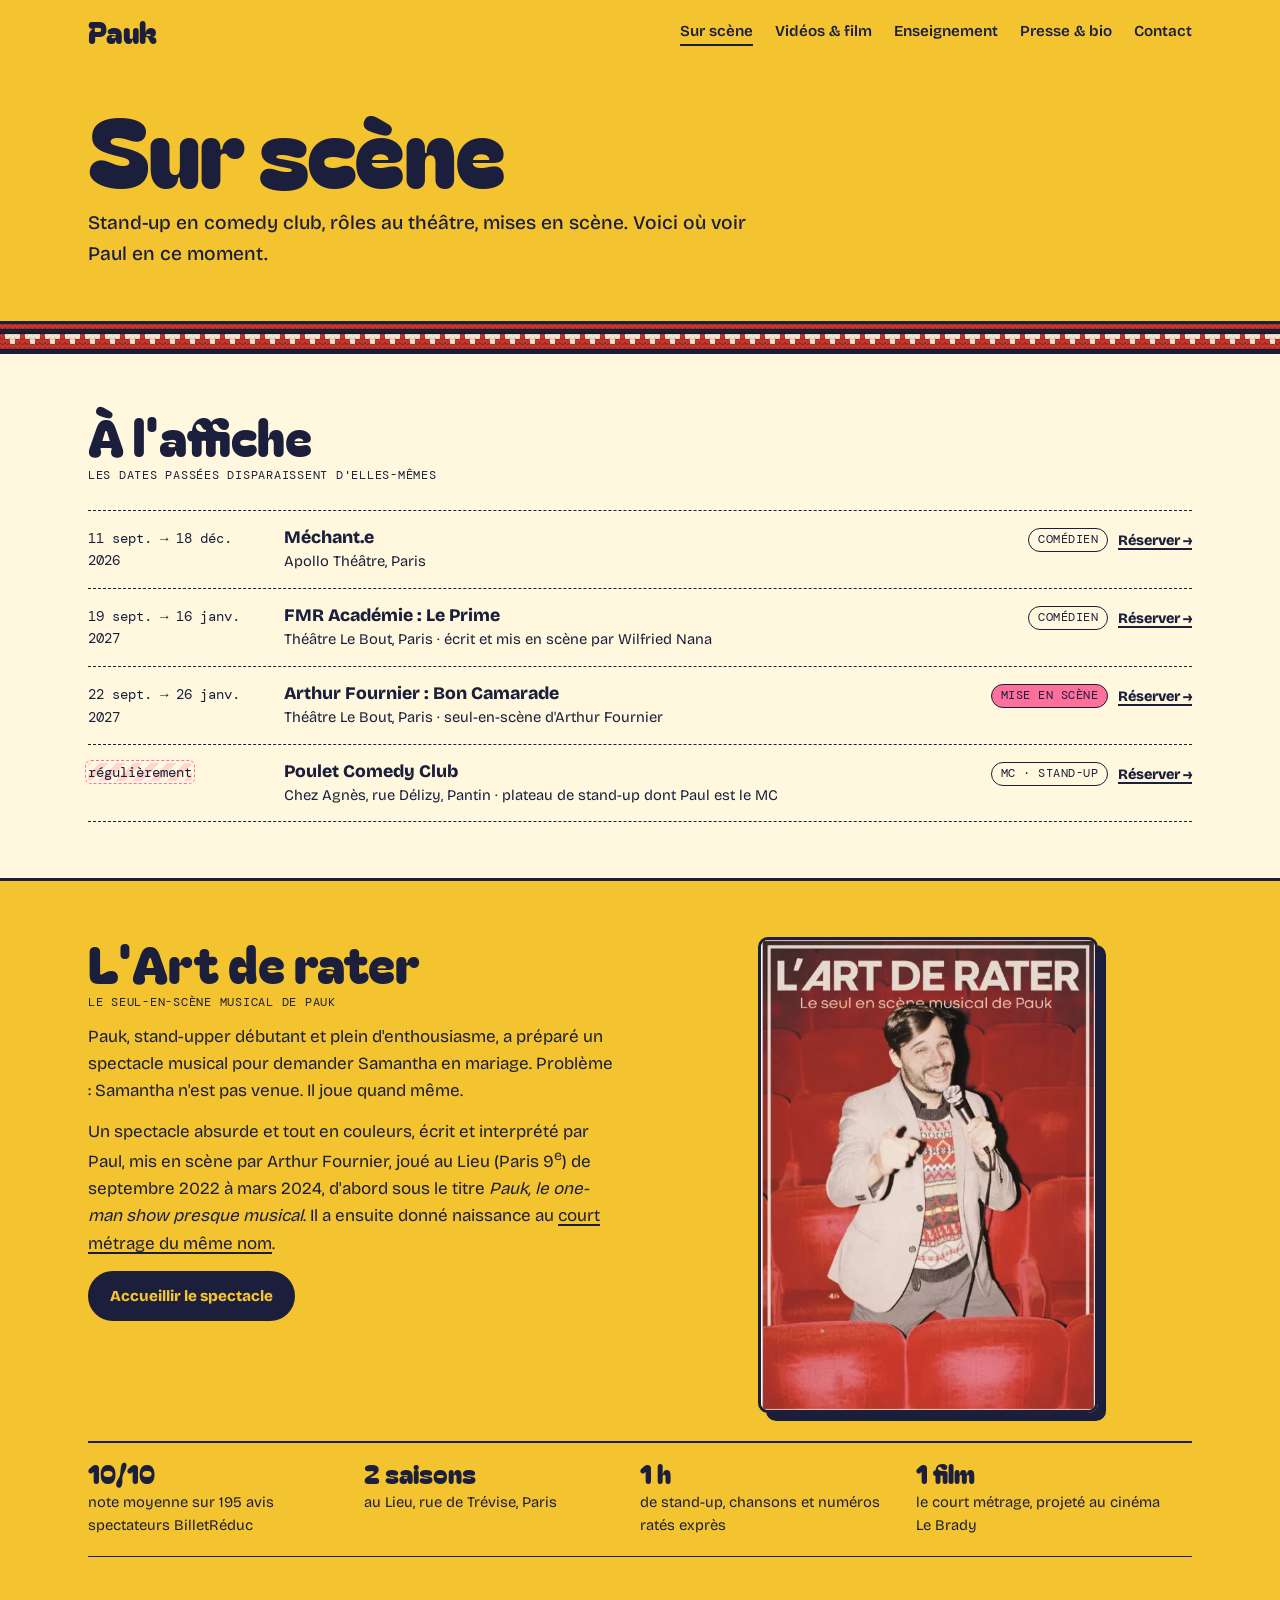
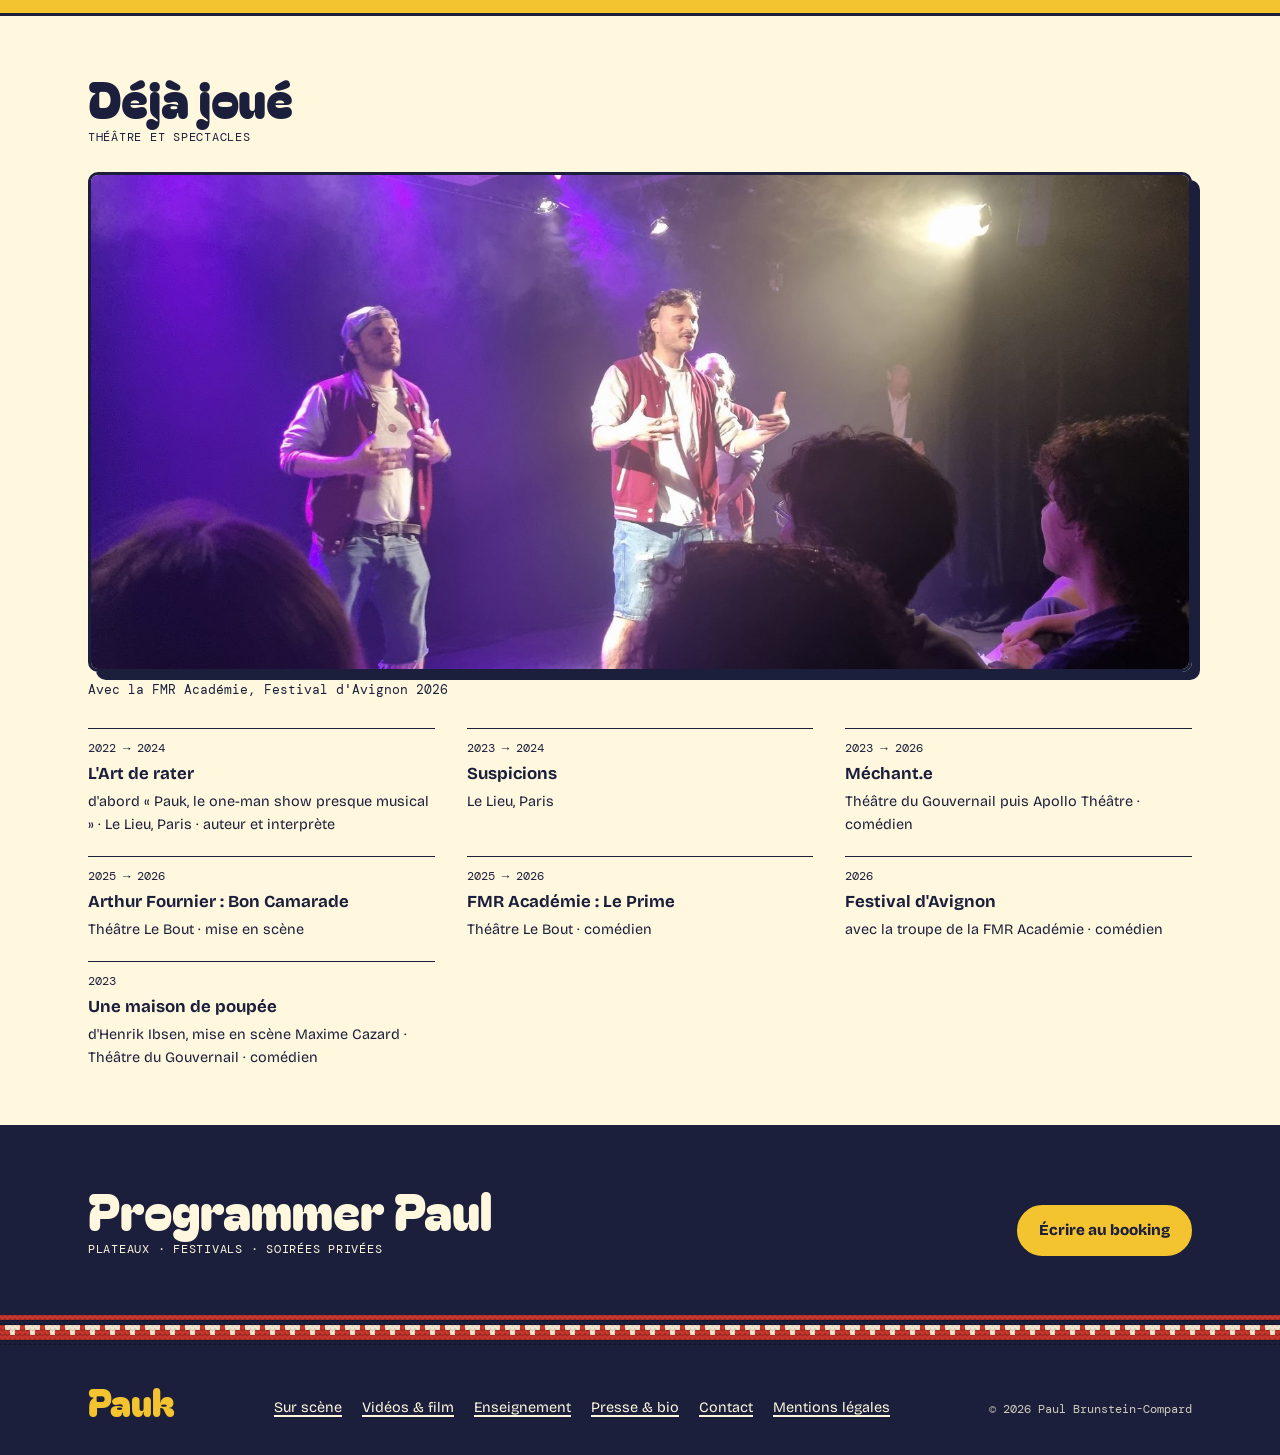
<file: sur-scene.html>
<!doctype html>
<html lang="fr">
<head>
<meta charset="utf-8">
<meta name="viewport" content="width=device-width, initial-scale=1, viewport-fit=cover">
<title>Sur scène · Pauk</title>
<meta name="description" content="Les dates de Pauk (Paul Brunstein-Compard) : stand-up, théâtre, mises en scène. Réservez vos places.">
<link rel="icon" href="data:image/svg+xml,%3Csvg xmlns='http://www.w3.org/2000/svg' viewBox='0 0 64 64'%3E%3Crect width='64' height='64' rx='14' fill='%23F4C430'/%3E%3Ctext x='32' y='47' font-family='Arial Rounded MT Bold,Arial' font-weight='900' font-size='42' text-anchor='middle' fill='%231B1F3B'%3EP%3C/text%3E%3C/svg%3E">
<link rel="preconnect" href="https://fonts.googleapis.com">
<link rel="preconnect" href="https://fonts.gstatic.com" crossorigin>
<link rel="stylesheet" href="https://fonts.googleapis.com/css2?family=Bagel+Fat+One&family=Bricolage+Grotesque:opsz,wght@12..96,400;12..96,500;12..96,600;12..96,800&family=DM+Mono:wght@400;500&display=swap">
<link rel="stylesheet" href="assets/style.css">
<script>document.documentElement.classList.add('js')</script>
</head>
<body>
<a class="skip" href="#main">Aller au contenu</a>

<header class="site-header">
  <div class="inner">
    <a class="logo" href="index.html" aria-label="Pauk, accueil">Pauk</a>
    <button class="nav-toggle" type="button" aria-expanded="false" aria-controls="nav"><span class="bars" aria-hidden="true"></span>Menu</button>
    <nav class="nav" id="nav" aria-label="Navigation principale">
      <ul>
        <li><a href="sur-scene.html" aria-current="page">Sur scène</a></li>
        <li><a href="videos.html">Vidéos & film</a></li>
        <li><a href="enseignement.html">Enseignement</a></li>
        <li><a href="presse.html">Presse & bio</a></li>
        <li><a href="contact.html">Contact</a></li>
      </ul>
    </nav>
  </div>
</header>

<main id="main">
  <section class="page-head">
    <div class="inner">
      <h1>Sur scène</h1>
      <p>Stand-up en comedy club, rôles au théâtre, mises en scène. Voici où voir Paul en ce moment.</p>
    </div>
  </section>
  <div class="lisere" aria-hidden="true"></div>

  <section class="band" aria-labelledby="dates-title">
    <div class="inner">
      <h2 class="h2" id="dates-title">À l'affiche<span class="kicker">Les dates passées disparaissent d'elles-mêmes</span></h2>
      <ul class="setlist">
        <li data-end="2026-12-18">
          <span class="when">11 sept. → 18 déc. 2026</span>
          <span class="what">Méchant.e<small>Apollo Théâtre, Paris</small></span>
          <span class="side"><span class="tag">Comédien</span><a class="go" href="https://www.offi.fr/artiste/paul-brunstein-compard-271217.html" target="_blank" rel="noopener">Réserver →</a></span>
        </li>
        <li data-end="2027-01-16">
          <span class="when">19 sept. → 16 janv. 2027</span>
          <span class="what">FMR Académie : Le Prime<small>Théâtre Le Bout, Paris · écrit et mis en scène par Wilfried Nana</small></span>
          <span class="side"><span class="tag">Comédien</span><a class="go" href="https://www.offi.fr/artiste/paul-brunstein-compard-271217.html" target="_blank" rel="noopener">Réserver →</a></span>
        </li>
        <li data-end="2027-01-26">
          <span class="when">22 sept. → 26 janv. 2027</span>
          <span class="what">Arthur Fournier : Bon Camarade<small>Théâtre Le Bout, Paris · seul-en-scène d'Arthur Fournier</small></span>
          <span class="side"><span class="tag pink">Mise en scène</span><a class="go" href="https://www.offi.fr/artiste/paul-brunstein-compard-271217.html" target="_blank" rel="noopener">Réserver →</a></span>
        </li>
        <li>
          <span class="when"><span class="todo">régulièrement</span></span>
          <span class="what">Poulet Comedy Club<small>Chez Agnès, rue Délizy, Pantin · plateau de stand-up dont Paul est le MC</small></span>
          <span class="side"><span class="tag">MC · Stand-up</span><a class="go" href="https://www.billetreduc.com/artiste/pauk" target="_blank" rel="noopener">Réserver →</a></span>
        </li>
      </ul>
      <p class="setlist-empty" hidden>Pas de date annoncée pour le moment. Suivez <a href="https://www.instagram.com/paukofficieux/" target="_blank" rel="noopener">@paukofficieux</a> pour les prochaines.</p>
    </div>
  </section>

  <section class="band yellow" id="seul-en-scene" aria-labelledby="solo-title">
    <div class="inner">
      <div class="split">
        <div>
          <h2 class="h2" id="solo-title">L'Art de rater<span class="kicker">Le seul-en-scène musical de Pauk</span></h2>
          <p>Pauk, stand-upper débutant et plein d'enthousiasme, a préparé un spectacle musical pour demander Samantha en mariage. Problème : Samantha n'est pas venue. Il joue quand même.</p>
          <p>Un spectacle absurde et tout en couleurs, écrit et interprété par Paul, mis en scène par Arthur Fournier, joué au Lieu (Paris 9<sup>e</sup>) de septembre 2022 à mars 2024, d'abord sous le titre <em>Pauk, le one-man show presque musical</em>. Il a ensuite donné naissance au <a href="videos.html#art-de-rater">court métrage du même nom</a>.</p>
          <div class="btns"><a class="btn" href="contact.html#booking">Accueillir le spectacle</a></div>
        </div>
        <div class="poster">
          <img src="assets/img/affiche-art-de-rater.jpg" width="500" height="703" alt="Affiche de L'Art de rater : Paul, micro à la main, dans son pull jacquard, au milieu de fauteuils de cinéma rouges">
        </div>
      </div>
      <div class="facts">
          <div><b>10/10</b><span>note moyenne sur 195 avis spectateurs BilletRéduc</span></div>
          <div><b>2 saisons</b><span>au Lieu, rue de Trévise, Paris</span></div>
          <div><b>1 h</b><span>de stand-up, chansons et numéros ratés exprès</span></div>
          <div><b>1 film</b><span>le court métrage, projeté au cinéma Le Brady</span></div>
      </div>
    </div>
  </section>

  <section class="band" aria-labelledby="archive-title">
    <div class="inner">
      <h2 class="h2" id="archive-title">Déjà joué<span class="kicker">Théâtre et spectacles</span></h2>
      <figure class="wide-photo">
        <div class="frame"><img src="assets/img/fmr-academie-avignon-2026.jpg" width="1600" height="721" loading="lazy" alt="Paul et un partenaire en blousons rouges sur scène avec la FMR Académie"></div>
        <figcaption>Avec la FMR Académie, Festival d'Avignon 2026</figcaption>
      </figure>
      <ul class="archive">
        <li><span class="when">2022 → 2024</span><b>L'Art de rater</b><span>d'abord « Pauk, le one-man show presque musical » · Le Lieu, Paris · auteur et interprète</span></li>
        <li><span class="when">2023 → 2024</span><b>Suspicions</b><span>Le Lieu, Paris</span></li>
        <li><span class="when">2023 → 2026</span><b>Méchant.e</b><span>Théâtre du Gouvernail puis Apollo Théâtre · comédien</span></li>
        <li><span class="when">2025 → 2026</span><b>Arthur Fournier : Bon Camarade</b><span>Théâtre Le Bout · mise en scène</span></li>
        <li><span class="when">2025 → 2026</span><b>FMR Académie : Le Prime</b><span>Théâtre Le Bout · comédien</span></li>
        <li><span class="when">2026</span><b>Festival d'Avignon</b><span>avec la troupe de la FMR Académie · comédien</span></li>
        <li><span class="when">2023</span><b>Une maison de poupée</b><span>d'Henrik Ibsen, mise en scène Maxime Cazard · Théâtre du Gouvernail · comédien</span></li>
      </ul>
    </div>
  </section>

  <section class="band ink on-ink">
    <div class="inner">
      <div class="band-head">
        <h2 class="h2">Programmer Paul<span class="kicker">Plateaux · festivals · soirées privées</span></h2>
        <a class="btn" href="contact.html">Écrire au booking</a>
      </div>
    </div>
  </section>
</main>

<footer class="site-footer">
  <div class="lisere" aria-hidden="true"></div>
  <div class="inner">
    <a class="logo" href="index.html">Pauk</a>
    <ul>
      <li><a href="sur-scene.html">Sur scène</a></li>
      <li><a href="videos.html">Vidéos & film</a></li>
      <li><a href="enseignement.html">Enseignement</a></li>
      <li><a href="presse.html">Presse & bio</a></li>
      <li><a href="contact.html">Contact</a></li>
      <li><a href="mentions-legales.html">Mentions légales</a></li>
    </ul>
    <small>© 2026 Paul Brunstein-Compard</small>
  </div>
</footer>
<script src="assets/site.js"></script>
</body>
</html>
</file>
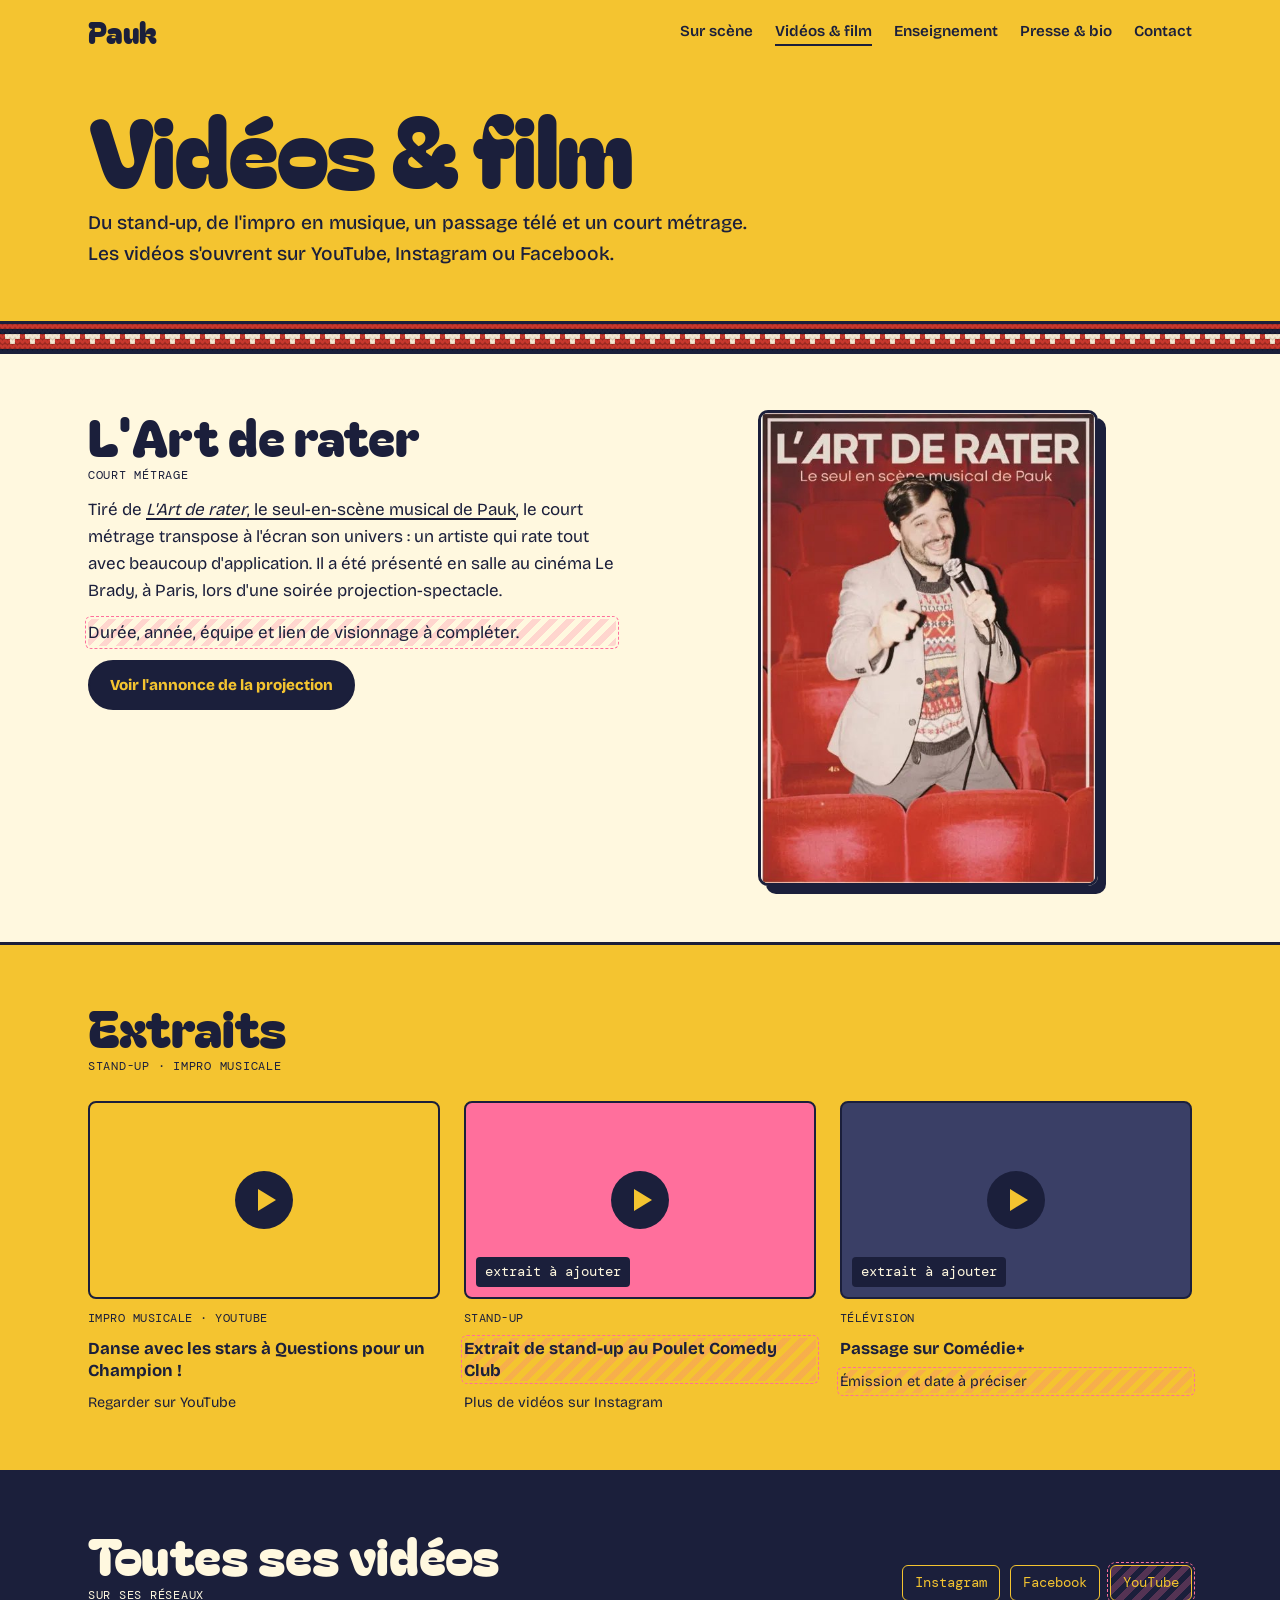
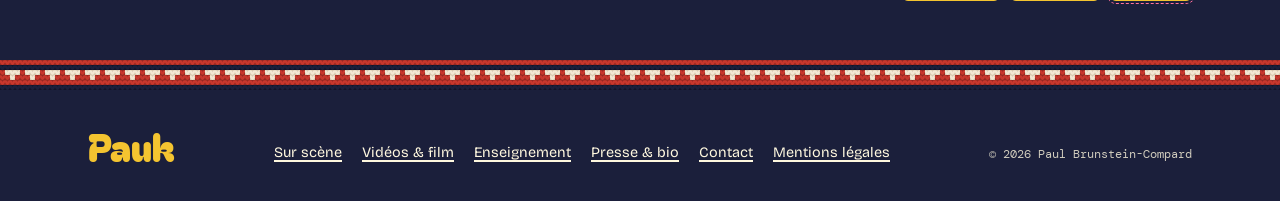
<file: videos.html>
<!doctype html>
<html lang="fr">
<head>
<meta charset="utf-8">
<meta name="viewport" content="width=device-width, initial-scale=1, viewport-fit=cover">
<title>Vidéos & film · Pauk</title>
<meta name="description" content="Vidéos de Pauk (Paul Brunstein-Compard) : stand-up, improvisation musicale, passages TV et le court métrage L'Art de rater.">
<link rel="icon" href="data:image/svg+xml,%3Csvg xmlns='http://www.w3.org/2000/svg' viewBox='0 0 64 64'%3E%3Crect width='64' height='64' rx='14' fill='%23F4C430'/%3E%3Ctext x='32' y='47' font-family='Arial Rounded MT Bold,Arial' font-weight='900' font-size='42' text-anchor='middle' fill='%231B1F3B'%3EP%3C/text%3E%3C/svg%3E">
<link rel="preconnect" href="https://fonts.googleapis.com">
<link rel="preconnect" href="https://fonts.gstatic.com" crossorigin>
<link rel="stylesheet" href="https://fonts.googleapis.com/css2?family=Bagel+Fat+One&family=Bricolage+Grotesque:opsz,wght@12..96,400;12..96,500;12..96,600;12..96,800&family=DM+Mono:wght@400;500&display=swap">
<link rel="stylesheet" href="assets/style.css">
<script>document.documentElement.classList.add('js')</script>
</head>
<body>
<a class="skip" href="#main">Aller au contenu</a>

<header class="site-header">
  <div class="inner">
    <a class="logo" href="index.html" aria-label="Pauk, accueil">Pauk</a>
    <button class="nav-toggle" type="button" aria-expanded="false" aria-controls="nav"><span class="bars" aria-hidden="true"></span>Menu</button>
    <nav class="nav" id="nav" aria-label="Navigation principale">
      <ul>
        <li><a href="sur-scene.html">Sur scène</a></li>
        <li><a href="videos.html" aria-current="page">Vidéos & film</a></li>
        <li><a href="enseignement.html">Enseignement</a></li>
        <li><a href="presse.html">Presse & bio</a></li>
        <li><a href="contact.html">Contact</a></li>
      </ul>
    </nav>
  </div>
</header>

<main id="main">
  <section class="page-head">
    <div class="inner">
      <h1>Vidéos & film</h1>
      <p>Du stand-up, de l'impro en musique, un passage télé et un court métrage. Les vidéos s'ouvrent sur YouTube, Instagram ou Facebook.</p>
    </div>
  </section>
  <div class="lisere" aria-hidden="true"></div>

  <section class="band" id="art-de-rater" aria-labelledby="film-title">
    <div class="inner">
      <div class="split">
        <div>
          <h2 class="h2" id="film-title">L'Art de rater<span class="kicker">Court métrage</span></h2>
          <p>Tiré de <a href="sur-scene.html#seul-en-scene"><em>L'Art de rater</em>, le seul-en-scène musical de Pauk</a>, le court métrage transpose à l'écran son univers : un artiste qui rate tout avec beaucoup d'application. Il a été présenté en salle au cinéma Le Brady, à Paris, lors d'une soirée projection-spectacle.</p>
          <p class="todo">Durée, année, équipe et lien de visionnage à compléter.</p>
          <div class="btns">
            <a class="btn" href="https://www.facebook.com/PaukOfficieux/videos/1206474755874626/" target="_blank" rel="noopener">Voir l'annonce de la projection</a>
          </div>
        </div>
        <div class="poster">
          <img src="assets/img/affiche-art-de-rater.jpg" width="500" height="703" alt="Affiche de L'Art de rater, le seul-en-scène musical de Pauk : Paul, micro à la main et doigt pointé, dans son pull jacquard, au milieu de fauteuils de cinéma rouges">
        </div>
      </div>
    </div>
  </section>

  <section class="band yellow" aria-labelledby="clips-title">
    <div class="inner">
      <h2 class="h2" id="clips-title">Extraits<span class="kicker">Stand-up · impro musicale</span></h2>
      <div class="cards">
        <a class="card" href="https://www.youtube.com/watch?v=7jqj4Zokbw4" target="_blank" rel="noopener">
          <div class="thumb"><span class="play" aria-hidden="true"></span></div>
          <span class="meta">Impro musicale · YouTube</span>
          <b>Danse avec les stars à Questions pour un Champion !</b>
          <span>Regarder sur YouTube</span>
        </a>
        <a class="card" href="https://www.instagram.com/paukofficieux/" target="_blank" rel="noopener">
          <div class="thumb pink"><span class="play" aria-hidden="true"></span><span class="ph-label">extrait à ajouter</span></div>
          <span class="meta">Stand-up</span>
          <b class="todo">Extrait de stand-up au Poulet Comedy Club</b>
          <span>Plus de vidéos sur Instagram</span>
        </a>
        <a class="card" id="tv" href="https://www.instagram.com/paukofficieux/" target="_blank" rel="noopener">
          <div class="thumb ink"><span class="play" aria-hidden="true"></span><span class="ph-label">extrait à ajouter</span></div>
          <span class="meta">Télévision</span>
          <b>Passage sur Comédie+</b>
          <span class="todo">Émission et date à préciser</span>
        </a>
      </div>
    </div>
  </section>

  <section class="band ink on-ink">
    <div class="inner">
      <div class="band-head">
        <h2 class="h2">Toutes ses vidéos<span class="kicker">Sur ses réseaux</span></h2>
        <ul class="socials">
          <li><a href="https://www.instagram.com/paukofficieux/" target="_blank" rel="noopener">Instagram</a></li>
          <li><a href="https://www.facebook.com/PaukOfficieux/" target="_blank" rel="noopener">Facebook</a></li>
          <li><a class="todo" href="https://www.youtube.com/" target="_blank" rel="noopener">YouTube</a></li>
        </ul>
      </div>
    </div>
  </section>
</main>

<footer class="site-footer">
  <div class="lisere" aria-hidden="true"></div>
  <div class="inner">
    <a class="logo" href="index.html">Pauk</a>
    <ul>
      <li><a href="sur-scene.html">Sur scène</a></li>
      <li><a href="videos.html">Vidéos & film</a></li>
      <li><a href="enseignement.html">Enseignement</a></li>
      <li><a href="presse.html">Presse & bio</a></li>
      <li><a href="contact.html">Contact</a></li>
      <li><a href="mentions-legales.html">Mentions légales</a></li>
    </ul>
    <small>© 2026 Paul Brunstein-Compard</small>
  </div>
</footer>
<script src="assets/site.js"></script>
</body>
</html>
</file>
<file: assets/style.css>
/* Pauk — feuille de style du site
   Univers : affiche de cabaret jaune, encre bleu nuit, rose « fausse note ».
   Le site garde volontairement le même look en mode clair et en mode sombre. */

:root {
  --yellow: #F4C430;
  --ink: #1B1F3B;
  --pink: #FF6F9C;
  --paper: #FFF8DF;
  --ink-soft: #3A3F66;
  --display: "Bagel Fat One", "Arial Rounded MT Bold", "Trebuchet MS", sans-serif;
  --body: "Bricolage Grotesque", "Segoe UI", system-ui, sans-serif;
  --mono: "DM Mono", ui-monospace, "Cascadia Mono", Consolas, monospace;
  --gutter: 28px;
  --max: 1160px;
  color-scheme: light;
}

* { box-sizing: border-box; }
html { scroll-behavior: smooth; }
body {
  margin: 0;
  background: var(--yellow);
  color: var(--ink);
  font-family: var(--body);
  font-size: 17px;
  line-height: 1.6;
  -webkit-font-smoothing: antialiased;
}
img { max-width: 100%; display: block; }
a { color: inherit; text-underline-offset: 3px; text-decoration-thickness: 1.5px; }
a:hover { color: var(--ink-soft); }
:focus-visible { outline: 3px solid var(--pink); outline-offset: 3px; border-radius: 4px; }
h1, h2, h3 { margin: 0; line-height: 1.1; text-wrap: balance; }
p { margin: 0; }
ul { margin: 0; padding: 0; }

.inner {
  max-width: var(--max);
  margin: 0 auto;
  padding-left: max(var(--gutter), env(safe-area-inset-left, 0px));
  padding-right: max(var(--gutter), env(safe-area-inset-right, 0px));
}
.skip { position: absolute; left: -999px; top: 8px; background: var(--ink); color: var(--paper); padding: 8px 14px; border-radius: 6px; z-index: 50; }
.skip:focus { left: 12px; }

/* ---------- En-tête ---------- */
body::before { content: ""; position: fixed; inset: 0 0 auto; height: env(safe-area-inset-top, 0px); z-index: 30; background: var(--yellow); }
.site-header {
  position: sticky; top: env(safe-area-inset-top, 0px); z-index: 20;
  background: var(--yellow);
  border-bottom: 3px solid transparent;
  transition: border-color .2s;
}
.site-header.scrolled { border-bottom-color: var(--ink); }
.site-header .inner { display: flex; align-items: center; justify-content: space-between; gap: 20px; padding-block: 16px; }
.logo { font-family: var(--display); font-size: 1.9rem; line-height: 1; text-decoration: none; }
.logo:hover { color: var(--ink); }
.nav ul { display: flex; gap: 22px; list-style: none; font-weight: 600; font-size: 0.95rem; }
.nav a { text-decoration: none; padding-block: 4px; border-bottom: 2.5px solid transparent; }
.nav a:hover, .nav a[aria-current="page"] { border-bottom-color: var(--ink); color: var(--ink); }
.nav-toggle { display: none; }

/* ---------- Boutons ---------- */
.btns { display: flex; flex-wrap: wrap; gap: 10px; }
.btn {
  display: inline-flex; align-items: center; gap: 8px;
  padding: 11px 20px; border: 2.5px solid var(--ink); border-radius: 999px;
  background: var(--ink); color: var(--yellow); font-weight: 800; font-size: 0.95rem;
  text-decoration: none; transition: transform .15s, box-shadow .15s;
}
.btn:hover { color: var(--yellow); transform: translate(-2px, -2px); box-shadow: 3px 3px 0 var(--pink); }
.btn.ghost { background: transparent; color: var(--ink); }
.btn.ghost:hover { color: var(--ink); }
/* .band.ink a colore tous les liens en jaune : on le surclasse pour les boutons */
.band.ink .btn, .on-ink .btn, .band.ink .btn:hover { background: var(--yellow); color: var(--ink); border-color: var(--yellow); }
.band.ink .btn.ghost, .on-ink .btn.ghost { background: transparent; color: var(--yellow); }

/* ---------- Héros ---------- */
.hero .inner { display: grid; grid-template-columns: 1.2fr 0.8fr; gap: 40px; align-items: end; padding-block: 32px 56px; }
.hero h1 { font-family: var(--display); font-weight: 400; font-size: clamp(3.6rem, 12vw, 8.5rem); line-height: 0.86; letter-spacing: -0.02em; }
.hero h1 em { font-style: normal; color: var(--pink); -webkit-text-stroke: 2.5px var(--ink); paint-order: stroke fill; }
.tagline { font-size: 1.3rem; font-weight: 600; max-width: 32ch; margin-top: 22px; line-height: 1.35; }
.tagline small { display: block; font-size: 0.92rem; font-weight: 400; margin-top: 8px; }
.hero .btns { margin-top: 26px; }

.staff {
  position: relative; height: 56px; margin: 26px 0 0; max-width: 440px;
  background: repeating-linear-gradient(to bottom, var(--ink) 0 1.5px, transparent 1.5px 12px);
  background-size: 100% 49.5px; background-repeat: no-repeat;
}
.staff i { position: absolute; width: 15px; height: 11px; border-radius: 50%; background: var(--ink); transform: rotate(-20deg); }
.staff i::after { content: ""; position: absolute; right: 0; bottom: 5px; width: 1.5px; height: 30px; background: var(--ink); }
.staff i.off { background: var(--pink); outline: 1.5px solid var(--ink); }
.staff span { position: absolute; right: 0; top: -22px; font-family: var(--mono); font-size: 0.72rem; }
@media (prefers-reduced-motion: no-preference) {
  .staff i.off { animation: hop 2.6s ease-in-out infinite; }
  @keyframes hop { 0%, 70%, 100% { translate: 0 0; } 80% { translate: 0 -8px; } 90% { translate: 0 2px; } }
}

/* Portrait : une vraie photo remplace .ph en ajoutant <img> dans .portrait */
.portrait {
  aspect-ratio: 4 / 5; width: 100%; max-width: 100%;
  border: 3px solid var(--ink); border-radius: 50% 50% 10px 10px; overflow: hidden;
  background: var(--paper); position: relative;
}
.portrait img { width: 100%; height: 100%; object-fit: cover; }
.ph {
  position: absolute; inset: 0;
  background:
    radial-gradient(circle at 50% 36%, #F3D2BC 0 17%, transparent 17.5%),
    radial-gradient(ellipse at 50% 96%, var(--pink) 0 44%, transparent 44.5%),
    var(--paper);
  display: flex; align-items: flex-end; justify-content: center; padding: 14px;
}
.ph span, .ph-label { font-family: var(--mono); font-size: 0.72rem; background: var(--ink); color: var(--paper); padding: 3px 9px; border-radius: 4px; }

/* ---------- Le pull ----------
   Motif jacquard tricoté d'après le pull fétiche de Pauk (affiche de L'Art de rater).
   pull.svg = motif complet, pull-lisere.svg = bande fine. Générés par outils/pull.py. */
.knit {
  height: 120px;
  background: url("pull.svg") repeat-x left top / auto 120px;
  border-top: 3px solid var(--ink);
  position: relative;
}
.knit-tag {
  position: absolute; right: max(var(--gutter), env(safe-area-inset-right, 0px)); bottom: -14px;
  font-family: var(--mono); font-size: 0.72rem; letter-spacing: .04em;
  background: var(--paper); color: var(--ink); border: 2px solid var(--ink); border-radius: 999px; padding: 3px 12px;
  transform: rotate(-3deg); z-index: 1;
}
.lisere { height: 30px; background: url("pull-lisere.svg") repeat-x left top / auto 30px; border-top: 3px solid var(--ink); }
.site-footer .lisere { border-top: 0; }

/* Affiche dans un cadre */
.poster { border: 3px solid var(--ink); border-radius: 10px; overflow: hidden; box-shadow: 8px 8px 0 var(--ink); max-width: 340px; width: 100%; justify-self: center; }
.poster img { width: 100%; height: auto; }

/* Photo de scène en largeur */
.wide-photo { margin: 0; display: flex; flex-direction: column; gap: 8px; }
.wide-photo .frame { border: 3px solid var(--ink); border-radius: 10px; overflow: hidden; box-shadow: 8px 8px 0 var(--ink); max-width: 100%; }
.wide-photo img { width: 100%; height: auto; aspect-ratio: 16 / 7.2; object-fit: cover; }
.wide-photo figcaption { font-family: var(--mono); font-size: 0.8rem; }

/* ---------- Bandeaux ---------- */
.band { background: var(--paper); border-top: 3px solid var(--ink); }
.band .inner { padding-block: 56px; display: flex; flex-direction: column; gap: 28px; }
.band.yellow { background: var(--yellow); }
.band.ink { background: var(--ink); color: var(--paper); }
.band.ink a { color: var(--yellow); }
.band-head { display: flex; justify-content: space-between; align-items: end; gap: 16px; flex-wrap: wrap; }
.h2 { font-family: var(--display); font-weight: 400; font-size: clamp(2.2rem, 5vw, 3.2rem); line-height: 1; }
.kicker { display: block; font-family: var(--mono); font-size: 0.78rem; letter-spacing: 0.06em; text-transform: uppercase; margin-top: 8px; }
.more { font-weight: 700; }

/* ---------- En-tête de page intérieure ---------- */
.page-head .inner { padding-block: 40px 52px; display: flex; flex-direction: column; gap: 16px; }
.page-head h1 { font-family: var(--display); font-weight: 400; font-size: clamp(3rem, 9vw, 6rem); line-height: 0.9; letter-spacing: -0.02em; }
.page-head p { font-size: 1.2rem; max-width: 52ch; font-weight: 500; }

/* ---------- Setlist (dates) ---------- */
.setlist { list-style: none; display: grid; }
.setlist li {
  display: grid; grid-template-columns: 11rem 1fr auto; gap: 20px; align-items: baseline;
  padding: 16px 0; border-bottom: 1.5px dashed var(--ink);
}
.setlist li:first-child { border-top: 1.5px dashed var(--ink); }
.setlist .when { font-family: var(--mono); font-size: 0.88rem; font-variant-numeric: tabular-nums; }
.setlist .what { min-width: 0; font-weight: 800; font-size: 1.1rem; line-height: 1.3; }
.setlist .what small { display: block; font-weight: 400; font-size: 0.92rem; margin-top: 2px; }
.setlist .side { display: flex; gap: 10px; align-items: center; flex-wrap: wrap; justify-content: flex-end; }
.tag { font-family: var(--mono); font-size: 0.72rem; text-transform: uppercase; letter-spacing: .04em; border: 1.5px solid currentColor; border-radius: 999px; padding: 2px 9px; white-space: nowrap; }
.tag.pink { background: var(--pink); border-color: var(--ink); }
.setlist .go { font-weight: 800; font-size: 0.9rem; white-space: nowrap; }

/* ---------- Cartes vidéo ---------- */
.cards { display: grid; grid-template-columns: repeat(auto-fill, minmax(260px, 1fr)); gap: 24px; }
.card { display: flex; flex-direction: column; gap: 10px; min-width: 0; text-decoration: none; }
.card .thumb {
  aspect-ratio: 16 / 9; max-width: 100%; border: 2.5px solid var(--ink); border-radius: 8px;
  background: var(--yellow); display: grid; place-items: center; position: relative; overflow: hidden;
  transition: transform .15s, box-shadow .15s;
}
.card .thumb.pink { background: var(--pink); }
.card .thumb.ink { background: var(--ink-soft); }
.card .thumb img { position: absolute; inset: 0; width: 100%; height: 100%; object-fit: cover; }
.card .play { z-index: 1; width: 58px; height: 58px; border-radius: 50%; background: var(--ink); display: grid; place-items: center; position: relative; }
.card .play::after { content: ""; border-left: 18px solid var(--yellow); border-top: 11px solid transparent; border-bottom: 11px solid transparent; margin-left: 5px; }
.card .thumb .ph-label { position: absolute; left: 10px; bottom: 10px; }
a.card:hover .thumb { transform: translate(-3px, -3px); box-shadow: 4px 4px 0 var(--ink); }
.card b { font-size: 1.05rem; line-height: 1.3; }
.card span { font-size: 0.9rem; }
.card .meta { font-family: var(--mono); font-size: 0.75rem; text-transform: uppercase; letter-spacing: .04em; }

/* ---------- Colonnes de texte ---------- */
.split { display: grid; grid-template-columns: 1fr 1fr; gap: 48px; }
.split > * { min-width: 0; display: flex; flex-direction: column; gap: 14px; }
.prose { display: flex; flex-direction: column; gap: 14px; max-width: 64ch; }
.prose h3 { font-size: 1.25rem; font-weight: 800; margin-top: 10px; }
.quote { font-size: clamp(1.4rem, 3vw, 1.9rem); font-weight: 800; line-height: 1.25; }
.quote cite { display: block; font-style: normal; font-family: var(--mono); font-size: 0.78rem; font-weight: 400; margin-top: 10px; }
.stars { font-family: var(--mono); font-size: 0.85rem; }

/* Faits marquants */
.facts { display: grid; grid-template-columns: repeat(auto-fit, minmax(200px, 1fr)); gap: 0; border-top: 2.5px solid currentColor; }
.facts div { padding: 16px 16px 18px 0; border-bottom: 1.5px solid currentColor; display: flex; flex-direction: column; gap: 4px; }
.facts b { font-family: var(--display); font-weight: 400; font-size: 1.6rem; line-height: 1.1; }
.facts span { font-size: 0.92rem; }

/* Offres (enseignement) */
.offers { display: grid; grid-template-columns: repeat(auto-fit, minmax(260px, 1fr)); gap: 24px; }
.offer { border: 2.5px solid var(--ink); border-radius: 12px; padding: 24px; background: var(--paper); display: flex; flex-direction: column; gap: 12px; min-width: 0; }
.offer h3 { font-family: var(--display); font-weight: 400; font-size: 1.7rem; }
.offer ul { list-style: none; display: flex; flex-direction: column; gap: 6px; font-size: 0.95rem; }
.offer li { padding-left: 20px; position: relative; }
.offer li::before { content: "♪"; position: absolute; left: 0; color: var(--pink); -webkit-text-stroke: .6px var(--ink); font-weight: 800; }

/* Archives */
.archive { list-style: none; display: grid; grid-template-columns: repeat(auto-fill, minmax(260px, 1fr)); gap: 20px 32px; }
.archive li { border-top: 1.5px solid var(--ink); padding-top: 10px; display: flex; flex-direction: column; gap: 2px; }
.archive b { font-size: 1.05rem; }
.archive span { font-size: 0.9rem; }
.archive .when { font-family: var(--mono); font-size: 0.78rem; }

/* Bio à copier */
.copybox { background: var(--paper); border: 2.5px solid var(--ink); border-radius: 12px; padding: 22px; display: flex; flex-direction: column; gap: 12px; }
.copybox .row { display: flex; justify-content: space-between; align-items: center; gap: 12px; flex-wrap: wrap; }
.copybox .label { font-family: var(--mono); font-size: 0.78rem; text-transform: uppercase; letter-spacing: .06em; }
.copy { font: 700 0.85rem var(--body); padding: 6px 14px; border-radius: 999px; border: 2px solid var(--ink); background: transparent; color: var(--ink); cursor: pointer; }
.copy:hover { background: var(--ink); color: var(--yellow); }

/* Photos presse */
.photos { display: grid; grid-template-columns: repeat(auto-fill, minmax(200px, 1fr)); gap: 18px; }
.photos figure { margin: 0; display: flex; flex-direction: column; gap: 6px; }
.photos .frame { aspect-ratio: 4 / 5; max-width: 100%; border: 2.5px solid var(--ink); border-radius: 8px; background: var(--yellow); display: grid; place-items: center; overflow: hidden; }
.photos .frame img { width: 100%; height: 100%; object-fit: cover; object-position: 50% 30%; }
.photos.wide { grid-template-columns: repeat(auto-fill, minmax(300px, 1fr)); }
.photos.wide .frame { aspect-ratio: 16 / 7.2; }
.photos a.frame { transition: transform .15s, box-shadow .15s; }
.photos a.frame:hover { transform: translate(-3px, -3px); box-shadow: 4px 4px 0 var(--ink); }
.photos .frame.pink { background: var(--pink); }
.photos figcaption { font-size: 0.85rem; }

/* Contact : une seule adresse */
.contact-one { display: flex; flex-direction: column; gap: 10px; }
.mail-big { font-family: var(--display); font-size: clamp(1.7rem, 6vw, 3.4rem); line-height: 1.05; text-decoration: none; word-break: break-word; }
.mail-big:hover { text-decoration: underline; }
.contact-one p { max-width: 56ch; }
.subjects { list-style: none; display: grid; grid-template-columns: repeat(auto-fit, minmax(220px, 1fr)); gap: 20px 28px; }
.subjects li { border-top: 2px solid currentColor; padding-top: 10px; display: flex; flex-direction: column; gap: 4px; font-size: 0.93rem; }
.subjects b { font-family: var(--mono); font-size: 0.78rem; text-transform: uppercase; letter-spacing: .06em; }
.on-ink .subjects b { color: var(--yellow); }

/* Contacts */
.contacts { display: grid; grid-template-columns: repeat(auto-fit, minmax(230px, 1fr)); gap: 28px; }
.contacts > div { border-top: 2px solid currentColor; padding-top: 12px; display: flex; flex-direction: column; gap: 6px; min-width: 0; }
.contacts b { font-family: var(--mono); font-size: 0.78rem; text-transform: uppercase; letter-spacing: .06em; }
.on-ink .contacts b { color: var(--yellow); }
.contacts .mail { font-weight: 800; font-size: 1.1rem; word-break: break-word; }
.contacts p { font-size: 0.93rem; }
.socials { display: flex; flex-wrap: wrap; gap: 10px; list-style: none; }
.socials a { display: inline-block; font-family: var(--mono); font-size: 0.85rem; border: 1.5px solid currentColor; border-radius: 6px; padding: 6px 12px; text-decoration: none; }

/* Éléments à compléter : faciles à repérer, à retirer une fois remplis */
.todo { background: repeating-linear-gradient(-45deg, rgba(255,111,156,.25) 0 6px, transparent 6px 12px); outline: 1.5px dashed var(--pink); outline-offset: 2px; border-radius: 3px; }

/* ---------- Pied de page ---------- */
.site-footer { background: var(--ink); color: var(--paper); border-top: 3px solid var(--ink); }
.site-footer .inner { padding-block: 36px calc(36px + env(safe-area-inset-bottom, 0px)); display: flex; justify-content: space-between; gap: 20px 40px; flex-wrap: wrap; align-items: end; }
.site-footer .logo { color: var(--yellow); font-size: 2.4rem; }
.site-footer ul { display: flex; flex-wrap: wrap; gap: 8px 20px; list-style: none; font-size: 0.9rem; }
.site-footer a { color: var(--paper); }
.site-footer small { font-family: var(--mono); font-size: 0.75rem; opacity: .8; }

/* ---------- Téléphone ---------- */
@media (max-width: 860px) {
  :root { --gutter: 18px; }
  body { font-size: 16px; }
  .nav-toggle {
    display: inline-flex; align-items: center; gap: 8px;
    font: 800 0.95rem var(--body); color: var(--ink); background: transparent;
    border: 2.5px solid var(--ink); border-radius: 999px; padding: 7px 14px; cursor: pointer;
  }
  .nav-toggle .bars { width: 16px; height: 10px; border-block: 2.5px solid var(--ink); position: relative; }
  .nav-toggle .bars::after { content: ""; position: absolute; left: 0; right: 0; top: 1.25px; height: 2.5px; background: var(--ink); }
  .js .nav { display: none; }
  .js .nav.open { display: block; position: absolute; left: 0; right: 0; top: 100%; background: var(--yellow); border-bottom: 3px solid var(--ink); }
  .nav ul { flex-direction: column; gap: 0; padding: 4px max(var(--gutter), env(safe-area-inset-right, 0px)) 16px max(var(--gutter), env(safe-area-inset-left, 0px)); font-size: 1.25rem; }
  .nav li a { display: block; padding: 10px 0; border-bottom: 1.5px dashed var(--ink); }
  .nav li:last-child a { border-bottom: 0; }
  html:not(.js) .site-header .inner { flex-wrap: wrap; }
  html:not(.js) .nav-toggle { display: none; }
  html:not(.js) .nav ul { flex-direction: row; flex-wrap: wrap; gap: 4px 16px; padding: 0; font-size: 0.95rem; }
  html:not(.js) .nav li a { border-bottom: 0; padding: 2px 0; }

  .hero .inner { grid-template-columns: 1fr; gap: 28px; padding-block: 12px 40px; }
  .hero .portrait { max-width: 220px; justify-self: start; }
  .split { grid-template-columns: 1fr; gap: 36px; }
  .band .inner { padding-block: 40px; }
  .setlist li { grid-template-columns: 1fr; gap: 6px; }
  .setlist .side { justify-content: flex-start; }
}
</file>
